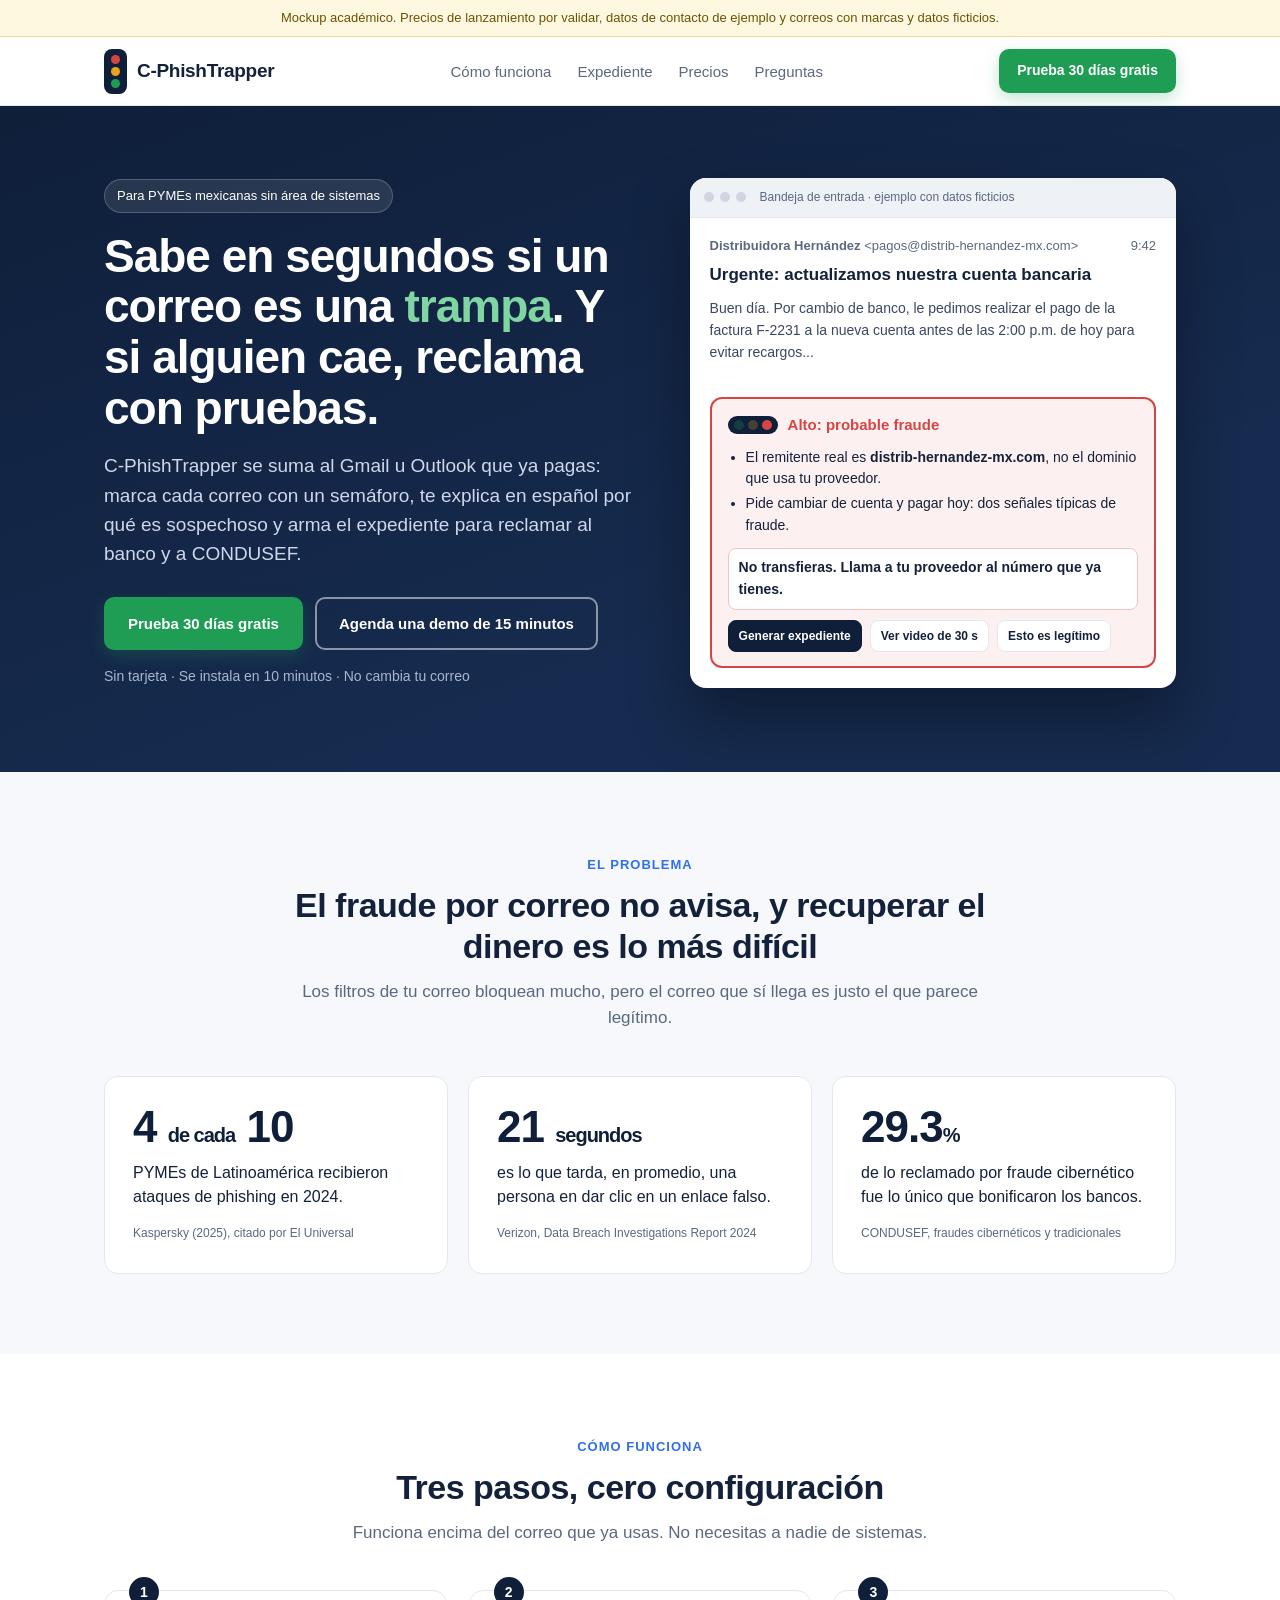
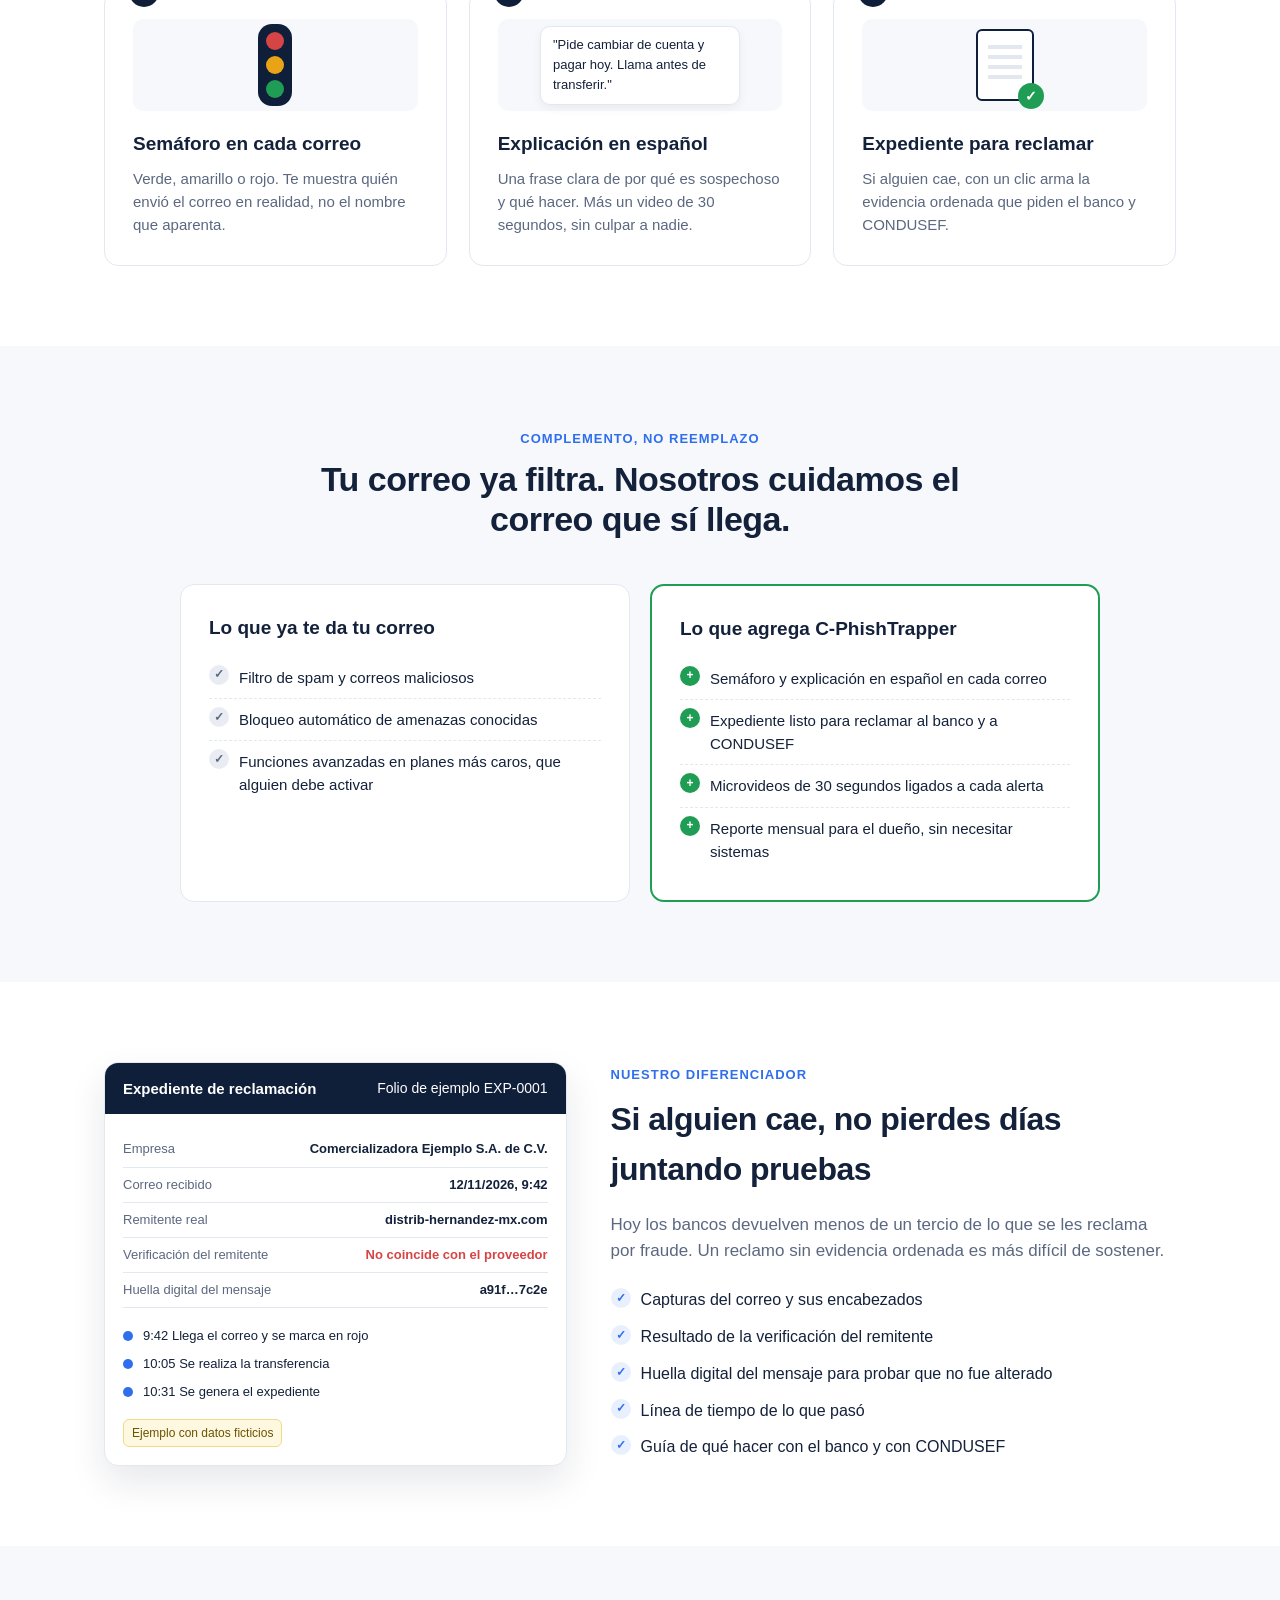
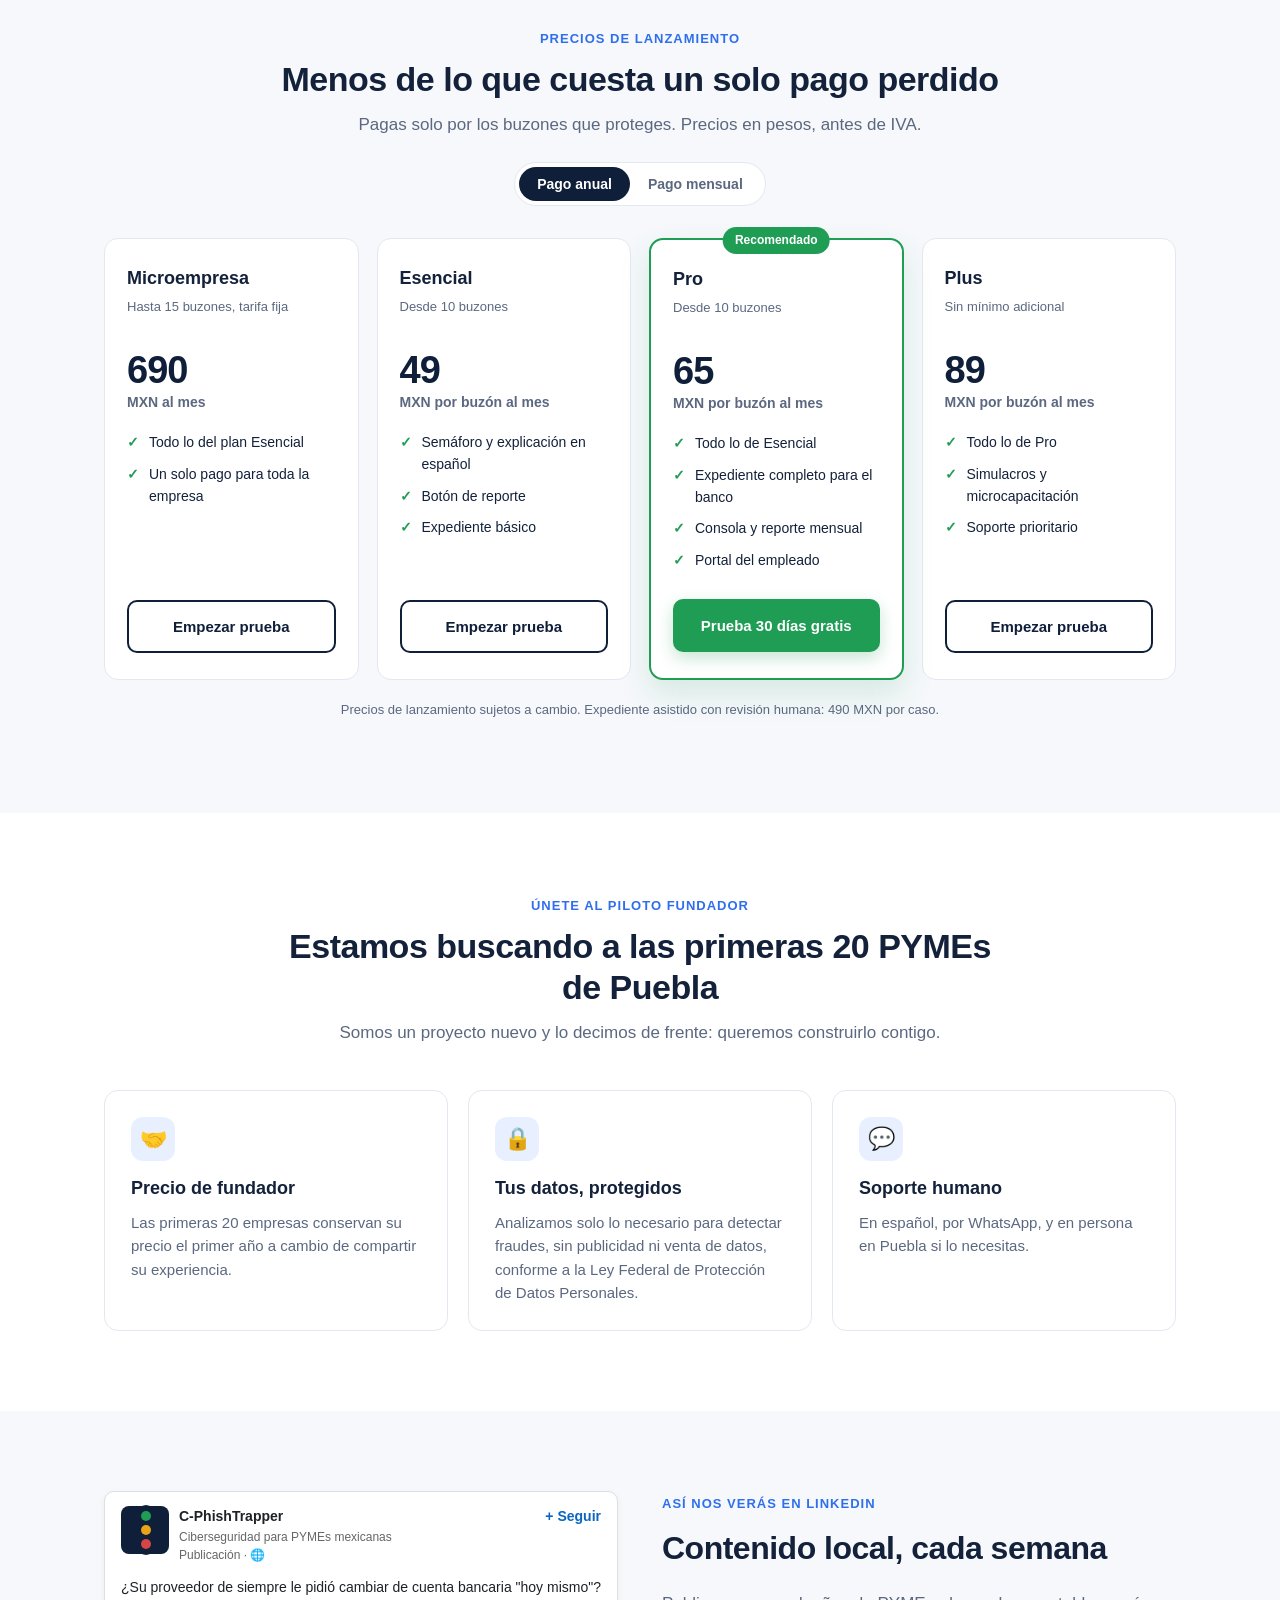
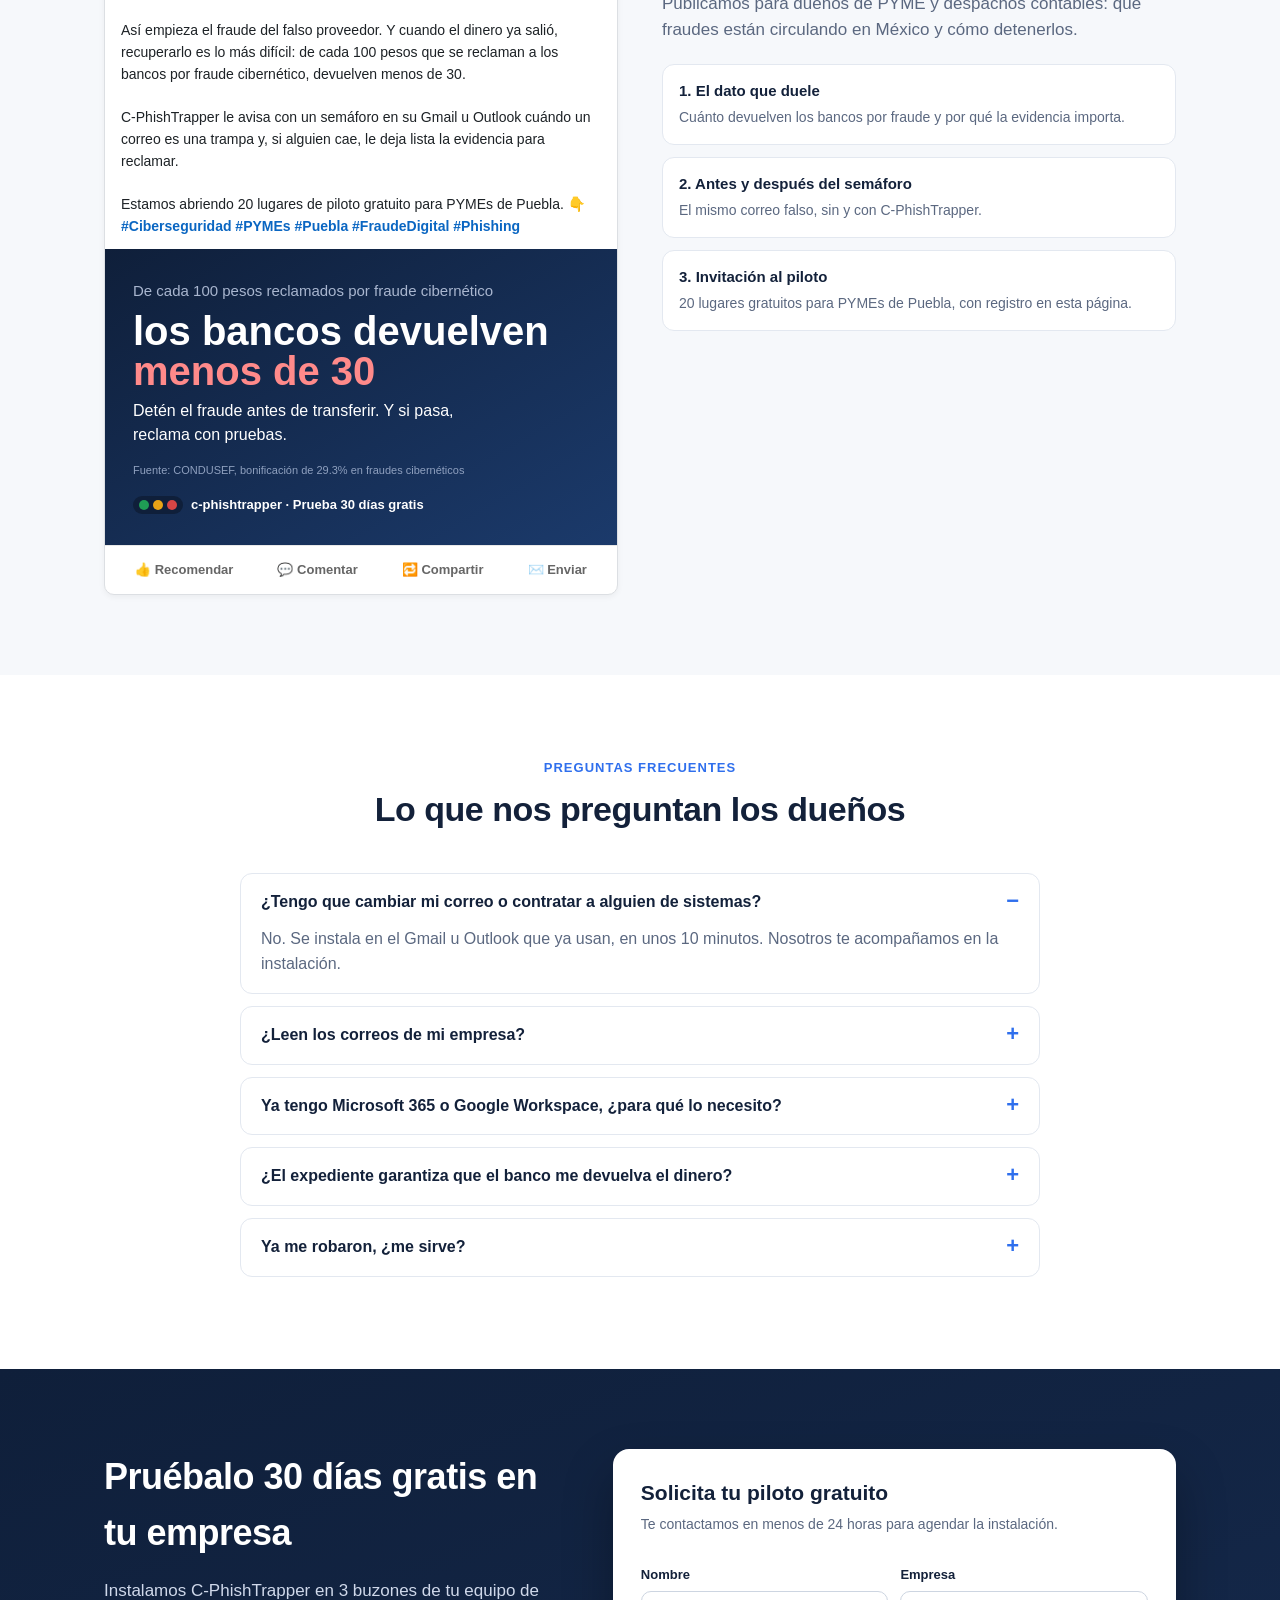
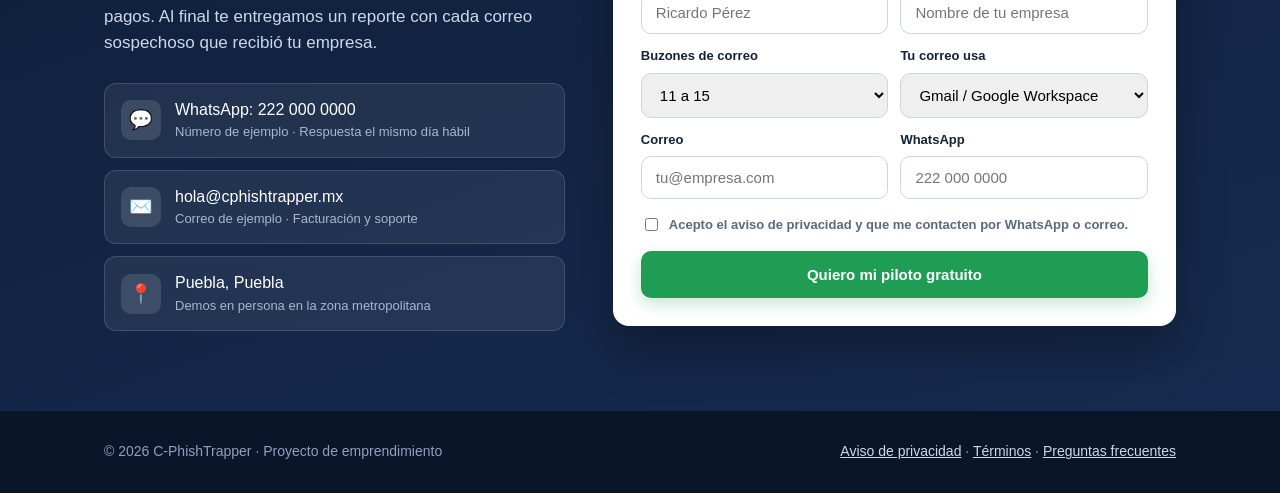
<file: version 1/index.html>
<!DOCTYPE html>
<html lang="es-MX">
<head>
  <meta charset="UTF-8">
  <meta name="viewport" content="width=device-width, initial-scale=1">
  <title>C-PhishTrapper | Sabe en segundos si un correo es una trampa</title>
  <link rel="stylesheet" href="css/styles.css">
  <script src="js/main.js" defer></script>
</head>
<body>

  <div class="mock-note">Mockup académico. Precios de lanzamiento por validar, datos de contacto de ejemplo y correos con marcas y datos ficticios.</div>

  <!-- ===================== HEADER ===================== -->
  <header>
    <div class="wrap nav">
      <a class="logo" href="#inicio" aria-label="C-PhishTrapper">
        <span class="logo-mark" aria-hidden="true">
          <span class="dot-red"></span>
          <span class="dot-amber"></span>
          <span class="dot-green"></span>
        </span>
        C-PhishTrapper
      </a>
      <ul>
        <li><a href="#como-funciona">Cómo funciona</a></li>
        <li><a href="#expediente">Expediente</a></li>
        <li><a href="#precios">Precios</a></li>
        <li><a href="#preguntas">Preguntas</a></li>
      </ul>
      <a class="btn btn-primary btn-sm" href="#contacto">Prueba 30 días gratis</a>
    </div>
  </header>

  <main>

    <!-- ===================== HERO ===================== -->
    <section class="hero" id="inicio">
      <div class="wrap hero-grid">
        <div>
          <span class="eyebrow">Para PYMEs mexicanas sin área de sistemas</span>
          <h1>Sabe en segundos si un correo es una <em>trampa</em>. Y si alguien cae, reclama con pruebas.</h1>
          <p class="lead">C-PhishTrapper se suma al Gmail u Outlook que ya pagas: marca cada correo con un semáforo, te explica en español por qué es sospechoso y arma el expediente para reclamar al banco y a CONDUSEF.</p>
          <div class="hero-ctas">
            <a class="btn btn-primary" href="#contacto">Prueba 30 días gratis</a>
            <a class="btn btn-ghost" href="#contacto">Agenda una demo de 15 minutos</a>
          </div>
          <div class="hero-small">Sin tarjeta · Se instala en 10 minutos · No cambia tu correo</div>
        </div>

        <div class="inbox" role="img" aria-label="Ejemplo de correo falso marcado en rojo por C-PhishTrapper">
          <div class="inbox-top">
            <i></i><i></i><i></i>
            <span>Bandeja de entrada · ejemplo con datos ficticios</span>
          </div>
          <div class="mail">
            <div class="mail-from">
              <span><b>Distribuidora Hernández</b> &lt;pagos@distrib-hernandez-mx.com&gt;</span>
              <span>9:42</span>
            </div>
            <h4>Urgente: actualizamos nuestra cuenta bancaria</h4>
            <p>Buen día. Por cambio de banco, le pedimos realizar el pago de la factura F-2231 a la nueva cuenta antes de las 2:00 p.m. de hoy para evitar recargos...</p>
          </div>
          <div class="alert">
            <div class="alert-head">
              <span class="light" aria-hidden="true"><b class="g"></b><b class="a"></b><b class="r"></b></span>
              Alto: probable fraude
            </div>
            <ul>
              <li>El remitente real es <b>distrib-hernandez-mx.com</b>, no el dominio que usa tu proveedor.</li>
              <li>Pide cambiar de cuenta y pagar hoy: dos señales típicas de fraude.</li>
            </ul>
            <div class="do">No transfieras. Llama a tu proveedor al número que ya tienes.</div>
            <div class="alert-actions">
              <span class="chip main">Generar expediente</span>
              <span class="chip">Ver video de 30 s</span>
              <span class="chip">Esto es legítimo</span>
            </div>
          </div>
        </div>
      </div>
    </section>

    <!-- ===================== PROBLEMA ===================== -->
    <section class="problem">
      <div class="wrap">
        <div class="section-head">
          <span class="tag">El problema</span>
          <h2>El fraude por correo no avisa, y recuperar el dinero es lo más difícil</h2>
          <p>Los filtros de tu correo bloquean mucho, pero el correo que sí llega es justo el que parece legítimo.</p>
        </div>
        <div class="stats">
          <div class="stat">
            <div class="num">4 <small>de cada</small> 10</div>
            <p>PYMEs de Latinoamérica recibieron ataques de phishing en 2024.</p>
            <cite>Kaspersky (2025), citado por El Universal</cite>
          </div>
          <div class="stat">
            <div class="num">21 <small>segundos</small></div>
            <p>es lo que tarda, en promedio, una persona en dar clic en un enlace falso.</p>
            <cite>Verizon, Data Breach Investigations Report 2024</cite>
          </div>
          <div class="stat">
            <div class="num">29.3<small>%</small></div>
            <p>de lo reclamado por fraude cibernético fue lo único que bonificaron los bancos.</p>
            <cite>CONDUSEF, fraudes cibernéticos y tradicionales</cite>
          </div>
        </div>
      </div>
    </section>

    <!-- ===================== CÓMO FUNCIONA ===================== -->
    <section id="como-funciona">
      <div class="wrap">
        <div class="section-head">
          <span class="tag">Cómo funciona</span>
          <h2>Tres pasos, cero configuración</h2>
          <p>Funciona encima del correo que ya usas. No necesitas a nadie de sistemas.</p>
        </div>
        <div class="steps">
          <div class="step">
            <div class="step-n">1</div>
            <div class="step-icon">
              <span class="big-light" aria-hidden="true">
                <span class="dot-red"></span>
                <span class="dot-amber"></span>
                <span class="dot-green"></span>
              </span>
            </div>
            <h3>Semáforo en cada correo</h3>
            <p>Verde, amarillo o rojo. Te muestra quién envió el correo en realidad, no el nombre que aparenta.</p>
          </div>
          <div class="step">
            <div class="step-n">2</div>
            <div class="step-icon">
              <div class="bubble">"Pide cambiar de cuenta y pagar hoy. Llama antes de transferir."</div>
            </div>
            <h3>Explicación en español</h3>
            <p>Una frase clara de por qué es sospechoso y qué hacer. Más un video de 30 segundos, sin culpar a nadie.</p>
          </div>
          <div class="step">
            <div class="step-n">3</div>
            <div class="step-icon">
              <div class="doc-ic" aria-hidden="true"></div>
            </div>
            <h3>Expediente para reclamar</h3>
            <p>Si alguien cae, con un clic arma la evidencia ordenada que piden el banco y CONDUSEF.</p>
          </div>
        </div>
      </div>
    </section>


    <!-- ===================== COMPARATIVA ===================== -->
    <section class="compare">
      <div class="wrap">
        <div class="section-head">
          <span class="tag">Complemento, no reemplazo</span>
          <h2>Tu correo ya filtra. Nosotros cuidamos el correo que sí llega.</h2>
        </div>
        <div class="cmp">
          <div class="cmp-col theirs">
            <h3>Lo que ya te da tu correo</h3>
            <ul>
              <li>Filtro de spam y correos maliciosos</li>
              <li>Bloqueo automático de amenazas conocidas</li>
              <li>Funciones avanzadas en planes más caros, que alguien debe activar</li>
            </ul>
          </div>
          <div class="cmp-col ours">
            <h3>Lo que agrega C-PhishTrapper</h3>
            <ul>
              <li>Semáforo y explicación en español en cada correo</li>
              <li>Expediente listo para reclamar al banco y a CONDUSEF</li>
              <li>Microvideos de 30 segundos ligados a cada alerta</li>
              <li>Reporte mensual para el dueño, sin necesitar sistemas</li>
            </ul>
          </div>
        </div>
      </div>
    </section>

    <!-- ===================== EXPEDIENTE ===================== -->
    <section id="expediente">
      <div class="wrap exp">
        <div class="exp-card" role="img" aria-label="Ejemplo de expediente de reclamación">
          <div class="exp-head">
            <b>Expediente de reclamación</b>
            <span>Folio de ejemplo EXP-0001</span>
          </div>
          <div class="exp-body">
            <div class="exp-row"><span>Empresa</span><span>Comercializadora Ejemplo S.A. de C.V.</span></div>
            <div class="exp-row"><span>Correo recibido</span><span>12/11/2026, 9:42</span></div>
            <div class="exp-row"><span>Remitente real</span><span>distrib-hernandez-mx.com</span></div>
            <div class="exp-row"><span>Verificación del remitente</span><span class="danger">No coincide con el proveedor</span></div>
            <div class="exp-row"><span>Huella digital del mensaje</span><span>a91f…7c2e</span></div>
            <div class="tl">
              <div><i></i>9:42 Llega el correo y se marca en rojo</div>
              <div><i></i>10:05 Se realiza la transferencia</div>
              <div><i></i>10:31 Se genera el expediente</div>
            </div>
            <span class="stamp">Ejemplo con datos ficticios</span>
          </div>
        </div>
        <div>
          <span class="tag">Nuestro diferenciador</span>
          <h2>Si alguien cae, no pierdes días juntando pruebas</h2>
          <p>Hoy los bancos devuelven menos de un tercio de lo que se les reclama por fraude. Un reclamo sin evidencia ordenada es más difícil de sostener.</p>
          <ul class="checks">
            <li>Capturas del correo y sus encabezados</li>
            <li>Resultado de la verificación del remitente</li>
            <li>Huella digital del mensaje para probar que no fue alterado</li>
            <li>Línea de tiempo de lo que pasó</li>
            <li>Guía de qué hacer con el banco y con CONDUSEF</li>
          </ul>
        </div>
      </div>
    </section>

    <!-- ===================== PRECIOS ===================== -->
    <section class="pricing" id="precios">
      <div class="wrap">
        <div class="section-head">
          <span class="tag">Precios de lanzamiento</span>
          <h2>Menos de lo que cuesta un solo pago perdido</h2>
          <p>Pagas solo por los buzones que proteges. Precios en pesos, antes de IVA.</p>
        </div>

        <div class="toggle" role="group" aria-label="Periodo de pago">
          <button type="button" class="on" data-period="anual" aria-pressed="true">Pago anual</button>
          <button type="button" data-period="mensual" aria-pressed="false">Pago mensual</button>
        </div>

        <div class="plans">
          <div class="plan">
            <h3>Microempresa</h3>
            <div class="for">Hasta 15 buzones, tarifa fija</div>
            <div class="price"><span data-anual="690" data-mensual="790">690</span> <small>MXN al mes</small></div>
            <ul>
              <li>Todo lo del plan Esencial</li>
              <li>Un solo pago para toda la empresa</li>
            </ul>
            <a class="btn btn-secondary" href="#contacto">Empezar prueba</a>
          </div>

          <div class="plan">
            <h3>Esencial</h3>
            <div class="for">Desde 10 buzones</div>
            <div class="price"><span data-anual="49" data-mensual="59">49</span> <small>MXN por buzón al mes</small></div>
            <ul>
              <li>Semáforo y explicación en español</li>
              <li>Botón de reporte</li>
              <li>Expediente básico</li>
            </ul>
            <a class="btn btn-secondary" href="#contacto">Empezar prueba</a>
          </div>

          <div class="plan best">
            <h3>Pro</h3>
            <div class="for">Desde 10 buzones</div>
            <div class="price"><span data-anual="65" data-mensual="79">65</span> <small>MXN por buzón al mes</small></div>
            <ul>
              <li>Todo lo de Esencial</li>
              <li>Expediente completo para el banco</li>
              <li>Consola y reporte mensual</li>
              <li>Portal del empleado</li>
            </ul>
            <a class="btn btn-primary" href="#contacto">Prueba 30 días gratis</a>
          </div>

          <div class="plan">
            <h3>Plus</h3>
            <div class="for">Sin mínimo adicional</div>
            <div class="price"><span data-anual="89" data-mensual="105">89</span> <small>MXN por buzón al mes</small></div>
            <ul>
              <li>Todo lo de Pro</li>
              <li>Simulacros y microcapacitación</li>
              <li>Soporte prioritario</li>
            </ul>
            <a class="btn btn-secondary" href="#contacto">Empezar prueba</a>
          </div>
        </div>

        <p class="fine">Precios de lanzamiento sujetos a cambio. Expediente asistido con revisión humana: 490 MXN por caso.</p>
      </div>
    </section>

    <!-- ===================== CONFIANZA ===================== -->
    <section>
      <div class="wrap">
        <div class="section-head">
          <span class="tag">Únete al piloto fundador</span>
          <h2>Estamos buscando a las primeras 20 PYMEs de Puebla</h2>
          <p>Somos un proyecto nuevo y lo decimos de frente: queremos construirlo contigo.</p>
        </div>
        <div class="trust-grid">
          <div class="trust">
            <div class="ic">🤝</div>
            <h3>Precio de fundador</h3>
            <p>Las primeras 20 empresas conservan su precio el primer año a cambio de compartir su experiencia.</p>
          </div>
          <div class="trust">
            <div class="ic">🔒</div>
            <h3>Tus datos, protegidos</h3>
            <p>Analizamos solo lo necesario para detectar fraudes, sin publicidad ni venta de datos, conforme a la Ley Federal de Protección de Datos Personales.</p>
          </div>
          <div class="trust">
            <div class="ic">💬</div>
            <h3>Soporte humano</h3>
            <p>En español, por WhatsApp, y en persona en Puebla si lo necesitas.</p>
          </div>
        </div>
      </div>
    </section>

    <!-- ===================== LINKEDIN ===================== -->
    <section class="social">
      <div class="wrap li-wrap">
        <div class="li-post" aria-label="Vista previa de publicación en LinkedIn">
          <div class="li-top">
            <div class="li-av">
              <span class="light light-full" aria-hidden="true"><b class="g"></b><b class="a"></b><b class="r"></b></span>
            </div>
            <div>
              <div class="li-name">C-PhishTrapper</div>
              <div class="li-meta">Ciberseguridad para PYMEs mexicanas</div>
              <div class="li-meta">Publicación · 🌐</div>
            </div>
            <div class="li-follow">+ Seguir</div>
          </div>
          <div class="li-text">¿Su proveedor de siempre le pidió cambiar de cuenta bancaria "hoy mismo"?

Así empieza el fraude del falso proveedor. Y cuando el dinero ya salió, recuperarlo es lo más difícil: de cada 100 pesos que se reclaman a los bancos por fraude cibernético, devuelven menos de 30.

C-PhishTrapper le avisa con un semáforo en su Gmail u Outlook cuándo un correo es una trampa y, si alguien cae, le deja lista la evidencia para reclamar.

Estamos abriendo 20 lugares de piloto gratuito para PYMEs de Puebla. 👇
<span class="hash">#Ciberseguridad #PYMEs #Puebla #FraudeDigital #Phishing</span></div>
          <div class="li-img">
            <div class="k">De cada 100 pesos reclamados por fraude cibernético</div>
            <div class="big">los bancos devuelven <span>menos de 30</span></div>
            <div class="s">Detén el fraude antes de transferir. Y si pasa, reclama con pruebas.</div>
            <div class="src">Fuente: CONDUSEF, bonificación de 29.3% en fraudes cibernéticos</div>
            <div class="brand">
              <span class="light light-full" aria-hidden="true"><b class="g"></b><b class="a"></b><b class="r"></b></span>
              c-phishtrapper · Prueba 30 días gratis
            </div>
          </div>
          <div class="li-bar">
            <span>👍 Recomendar</span>
            <span>💬 Comentar</span>
            <span>🔁 Compartir</span>
            <span>✉️ Enviar</span>
          </div>
        </div>

        <div class="social-side">
          <span class="tag">Así nos verás en LinkedIn</span>
          <h2>Contenido local, cada semana</h2>
          <p>Publicamos para dueños de PYME y despachos contables: qué fraudes están circulando en México y cómo detenerlos.</p>
          <div class="posts">
            <div class="post-idea"><b>1. El dato que duele</b><span>Cuánto devuelven los bancos por fraude y por qué la evidencia importa.</span></div>
            <div class="post-idea"><b>2. Antes y después del semáforo</b><span>El mismo correo falso, sin y con C-PhishTrapper.</span></div>
            <div class="post-idea"><b>3. Invitación al piloto</b><span>20 lugares gratuitos para PYMEs de Puebla, con registro en esta página.</span></div>
          </div>
        </div>
      </div>
    </section>

    <!-- ===================== PREGUNTAS ===================== -->
    <section id="preguntas">
      <div class="wrap">
        <div class="section-head">
          <span class="tag">Preguntas frecuentes</span>
          <h2>Lo que nos preguntan los dueños</h2>
        </div>
        <div class="faq">
          <details open>
            <summary>¿Tengo que cambiar mi correo o contratar a alguien de sistemas?</summary>
            <p>No. Se instala en el Gmail u Outlook que ya usan, en unos 10 minutos. Nosotros te acompañamos en la instalación.</p>
          </details>
          <details>
            <summary>¿Leen los correos de mi empresa?</summary>
            <p>El análisis revisa las señales necesarias para detectar fraude (remitente, enlaces, lenguaje de urgencia). No usamos tus datos para publicidad ni los vendemos. Puedes consultar nuestro aviso de privacidad.</p>
          </details>
          <details>
            <summary>Ya tengo Microsoft 365 o Google Workspace, ¿para qué lo necesito?</summary>
            <p>Tu correo filtra mucho, pero no te explica el correo que sí llega ni te ayuda a reclamar si alguien cae. Nos sumamos a lo que ya pagas, no lo reemplazamos.</p>
          </details>
          <details>
            <summary>¿El expediente garantiza que el banco me devuelva el dinero?</summary>
            <p>No. Ningún documento lo garantiza. El expediente reúne y ordena la evidencia que piden el banco y CONDUSEF para que tu reclamo sea más claro y rápido de revisar.</p>
          </details>
          <details>
            <summary>Ya me robaron, ¿me sirve?</summary>
            <p>Sí. Escríbenos por WhatsApp: te orientamos sobre los primeros pasos con el banco y, con el expediente asistido, revisamos tu caso antes de presentarlo.</p>
          </details>
        </div>
      </div>
    </section>

    <!-- ===================== CONTACTO ===================== -->
    <section class="contact" id="contacto">
      <div class="wrap contact-grid">
        <div>
          <h2>Pruébalo 30 días gratis en tu empresa</h2>
          <p>Instalamos C-PhishTrapper en 3 buzones de tu equipo de pagos. Al final te entregamos un reporte con cada correo sospechoso que recibió tu empresa.</p>
          <div class="channels">
            <a class="channel" href="#contacto">
              <span class="ic">💬</span>
              <span>WhatsApp: 222 000 0000<small>Número de ejemplo · Respuesta el mismo día hábil</small></span>
            </a>
            <a class="channel" href="#contacto">
              <span class="ic">✉️</span>
              <span>hola@cphishtrapper.mx<small>Correo de ejemplo · Facturación y soporte</small></span>
            </a>
            <a class="channel" href="#contacto">
              <span class="ic">📍</span>
              <span>Puebla, Puebla<small>Demos en persona en la zona metropolitana</small></span>
            </a>
          </div>
        </div>

        <form id="lead-form" novalidate>
          <h3>Solicita tu piloto gratuito</h3>
          <p class="sub">Te contactamos en menos de 24 horas para agendar la instalación.</p>

          <div class="row">
            <div>
              <label for="nombre">Nombre</label>
              <input id="nombre" name="nombre" placeholder="Ricardo Pérez" required>
            </div>
            <div>
              <label for="empresa">Empresa</label>
              <input id="empresa" name="empresa" placeholder="Nombre de tu empresa" required>
            </div>
          </div>

          <div class="row">
            <div>
              <label for="buzones">Buzones de correo</label>
              <select id="buzones" name="buzones">
                <option>Menos de 11</option>
                <option selected>11 a 15</option>
                <option>16 a 50</option>
                <option>Más de 50</option>
              </select>
            </div>
            <div>
              <label for="proveedor">Tu correo usa</label>
              <select id="proveedor" name="proveedor">
                <option>Gmail / Google Workspace</option>
                <option>Outlook / Microsoft 365</option>
                <option>Otro</option>
              </select>
            </div>
          </div>

          <div class="row">
            <div>
              <label for="correo">Correo</label>
              <input id="correo" name="correo" type="email" placeholder="tu@empresa.com" required>
            </div>
            <div>
              <label for="whatsapp">WhatsApp</label>
              <input id="whatsapp" name="whatsapp" type="tel" placeholder="222 000 0000">
            </div>
          </div>

          <label class="consent">
            <input type="checkbox" name="consentimiento" required>
            Acepto el aviso de privacidad y que me contacten por WhatsApp o correo.
          </label>

          <button class="btn btn-primary" type="submit">Quiero mi piloto gratuito</button>
          <div class="ok" id="ok" hidden>¡Gracias! Es un mockup: en la versión real, aquí se registraría tu solicitud.</div>
        </form>
      </div>
    </section>

  </main>

  <!-- ===================== FOOTER ===================== -->
  <footer>
    <div class="wrap foot">
      <span>© 2026 C-PhishTrapper · Proyecto de emprendimiento</span>
      <span>
        <a href="#contacto">Aviso de privacidad</a> ·
        <a href="#contacto">Términos</a> ·
        <a href="#preguntas">Preguntas frecuentes</a>
      </span>
    </div>
  </footer>

</body>
</html>
</file>
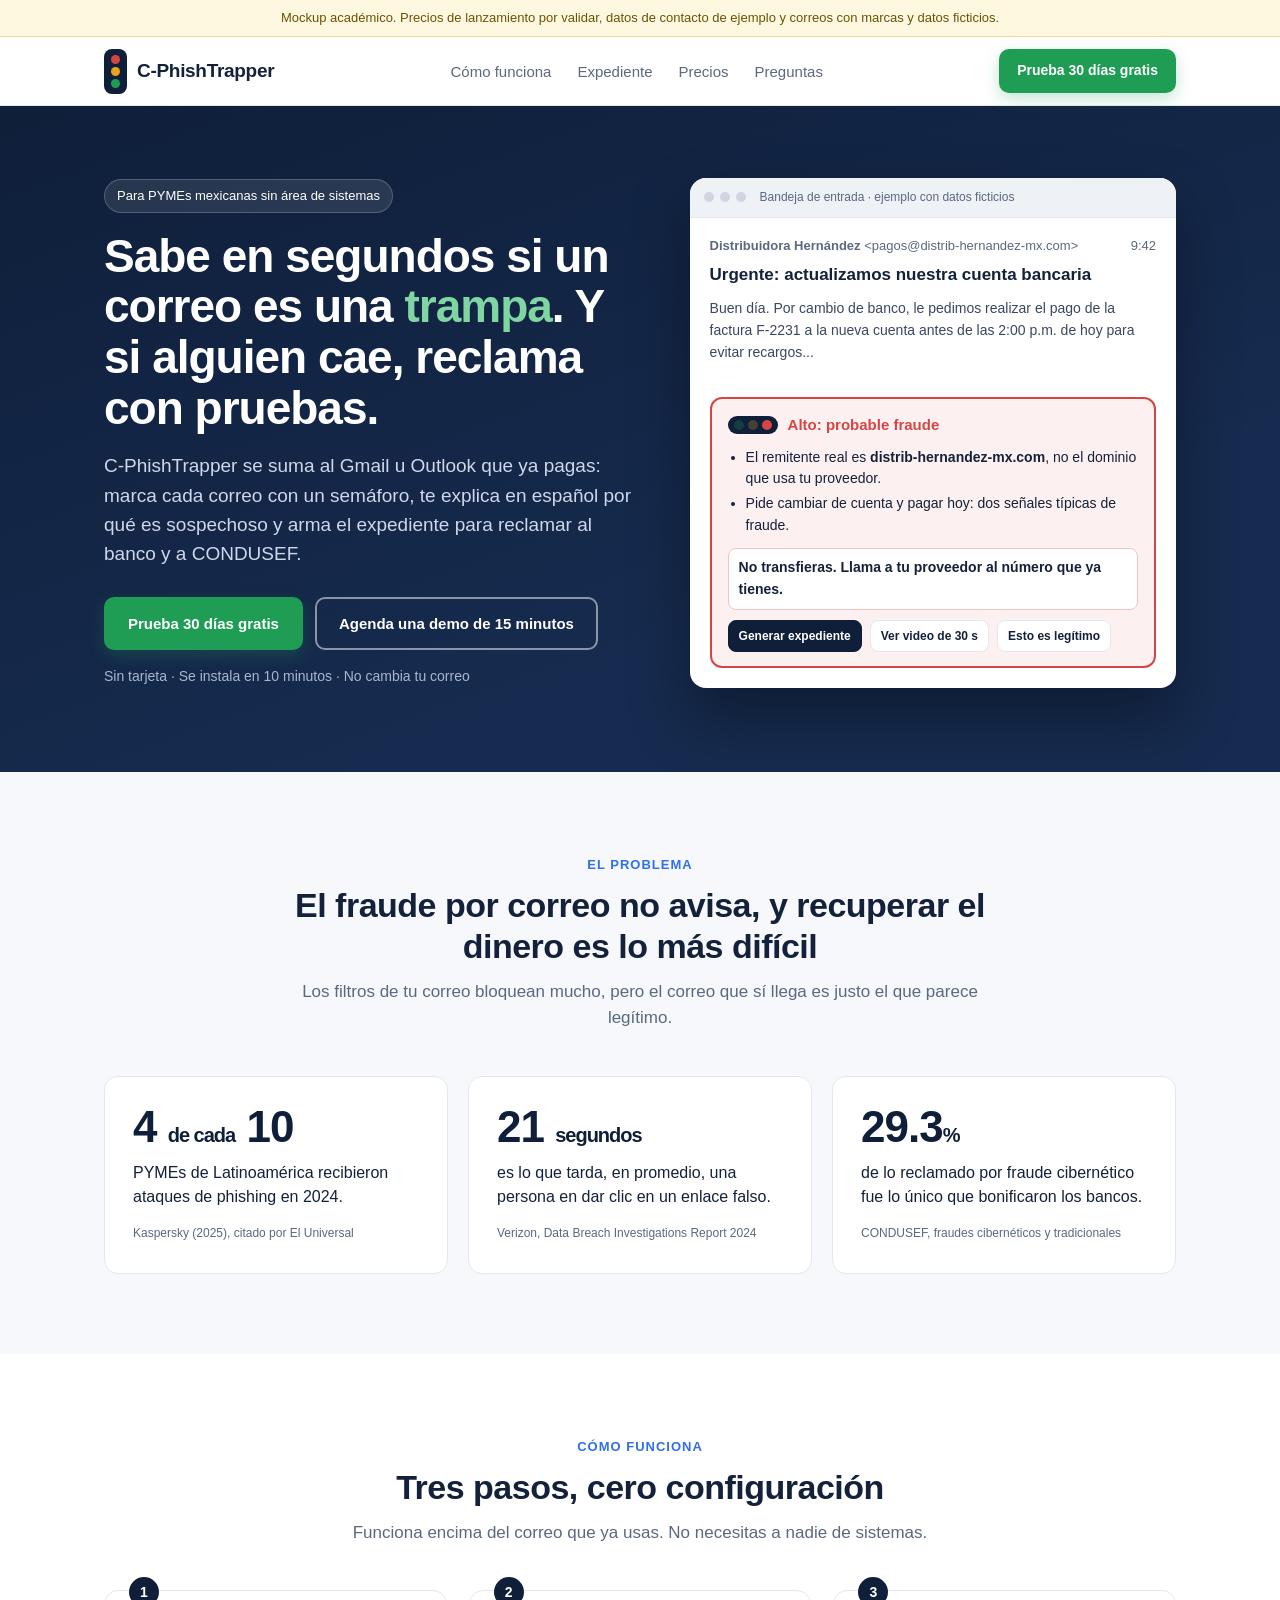
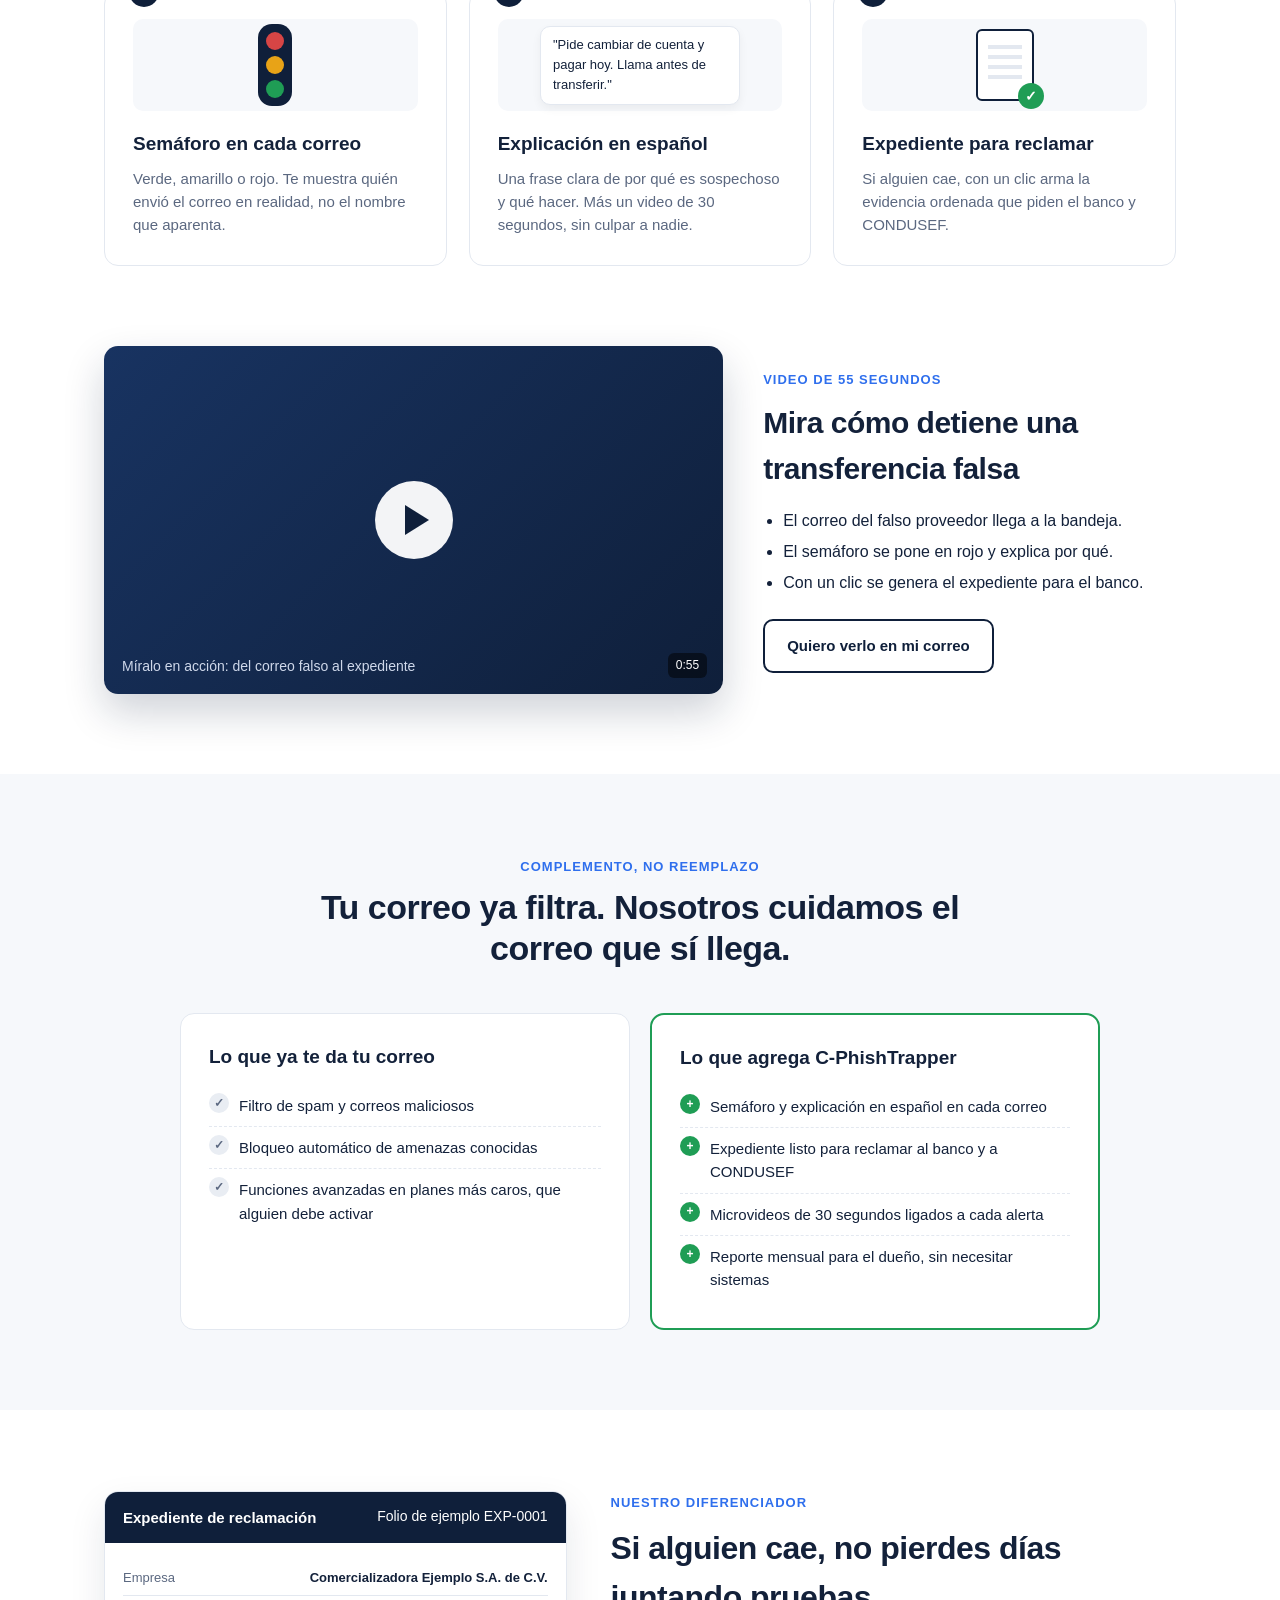
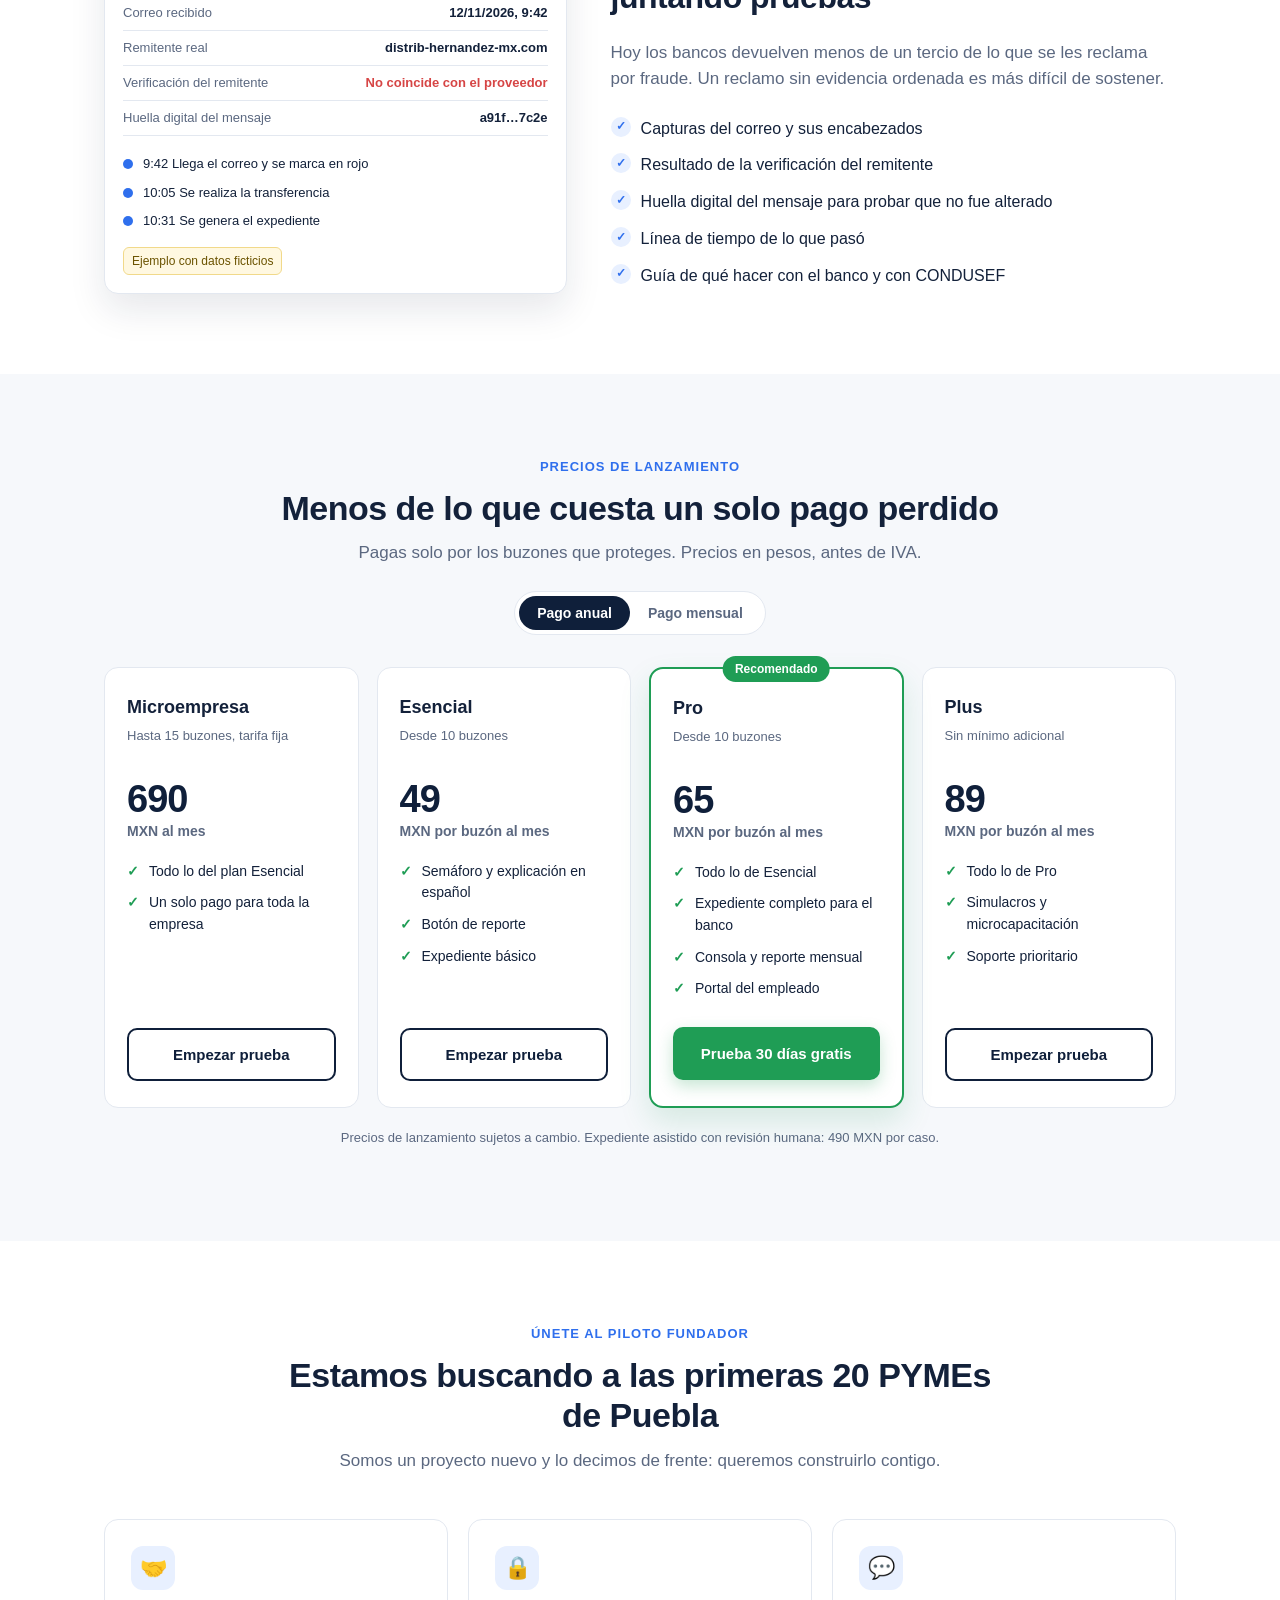
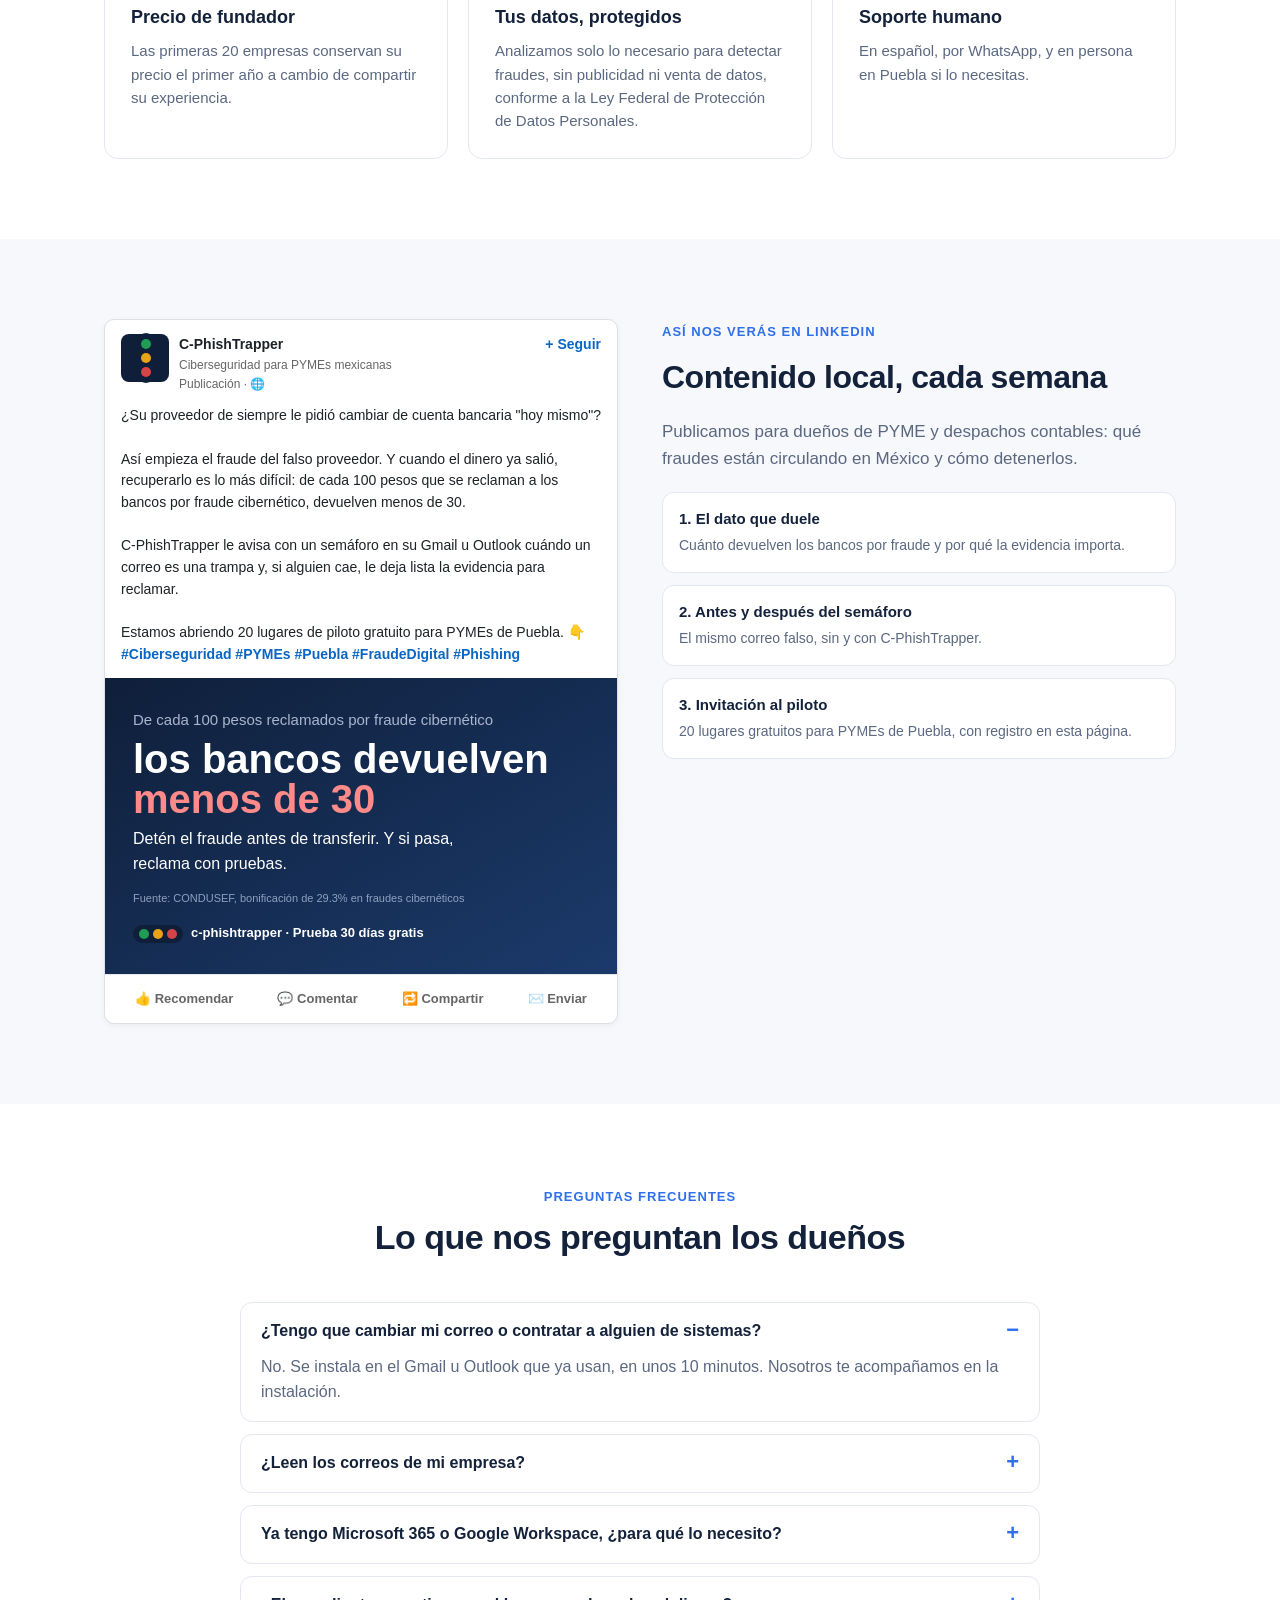
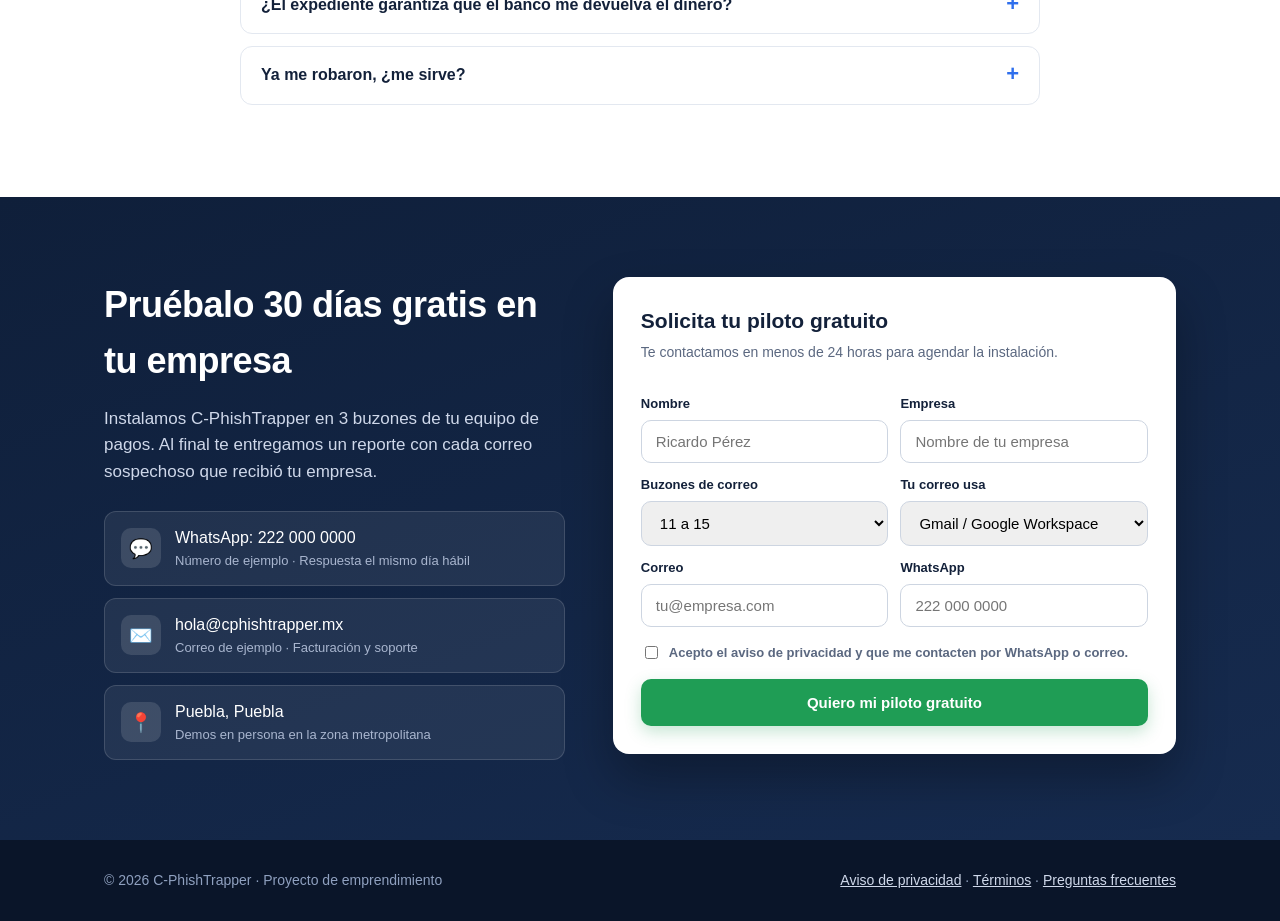
<file: version 1/c-phishtrapper-landing.html>
<!DOCTYPE html>
<html lang="es-MX">
<head>
<meta charset="UTF-8">
<meta name="viewport" content="width=device-width, initial-scale=1">
<title>C-PhishTrapper | Sabe en segundos si un correo es una trampa</title>
<style>
  :root{
    --navy:#0f1f3a; --navy-2:#162b4f; --ink:#13213a; --muted:#5b6880; --line:#e3e8f0;
    --bg:#f6f8fb; --white:#fff; --green:#1f9d55; --amber:#e8a317; --red:#d64545;
    --accent:#2f6fed; --accent-soft:#e8f0ff; --radius:14px;
  }
  *{box-sizing:border-box}
  html{scroll-behavior:smooth}
  body{margin:0;font-family:-apple-system,BlinkMacSystemFont,"Segoe UI",Roboto,"Helvetica Neue",Arial,sans-serif;color:var(--ink);background:var(--white);line-height:1.55}
  a{color:inherit}
  .wrap{max-width:1120px;margin:0 auto;padding:0 24px}
  .mock-note{background:#fff8e1;border-bottom:1px solid #f1d98a;color:#6b5300;font-size:13px;text-align:center;padding:8px 16px}

  /* Header */
  header{position:sticky;top:0;z-index:20;background:rgba(255,255,255,.95);backdrop-filter:blur(6px);border-bottom:1px solid var(--line)}
  .nav{display:flex;align-items:center;justify-content:space-between;height:68px}
  .logo{display:flex;align-items:center;gap:10px;font-weight:800;font-size:19px;letter-spacing:-.3px;text-decoration:none}
  .logo-mark{display:flex;flex-direction:column;gap:3px;background:var(--navy);padding:6px 7px;border-radius:8px}
  .logo-mark span{width:9px;height:9px;border-radius:50%}
  .nav ul{display:flex;gap:26px;list-style:none;margin:0;padding:0;font-size:15px;color:var(--muted)}
  .nav ul a{text-decoration:none}
  .nav ul a:hover{color:var(--ink)}
  .btn{display:inline-flex;align-items:center;justify-content:center;gap:8px;border-radius:10px;padding:13px 22px;font-weight:700;font-size:15px;text-decoration:none;border:2px solid transparent;cursor:pointer;transition:transform .15s, box-shadow .15s}
  .btn:hover{transform:translateY(-1px)}
  .btn-primary{background:var(--green);color:#fff;box-shadow:0 6px 16px rgba(31,157,85,.25)}
  .btn-secondary{background:#fff;color:var(--navy);border-color:var(--navy)}
  .btn-ghost{background:transparent;color:#fff;border-color:rgba(255,255,255,.5)}
  .btn-sm{padding:9px 16px;font-size:14px}

  /* Hero */
  .hero{background:linear-gradient(160deg,var(--navy) 0%,var(--navy-2) 70%);color:#fff;padding:72px 0 84px;overflow:hidden}
  .hero-grid{display:grid;grid-template-columns:1.05fr .95fr;gap:48px;align-items:center}
  .eyebrow{display:inline-block;background:rgba(255,255,255,.1);border:1px solid rgba(255,255,255,.2);padding:6px 12px;border-radius:999px;font-size:13px;margin-bottom:18px}
  .hero h1{font-size:46px;line-height:1.1;margin:0 0 18px;letter-spacing:-1px}
  .hero h1 em{font-style:normal;color:#7fd6a3}
  .hero p.lead{font-size:19px;color:#cfd8ea;margin:0 0 28px;max-width:540px}
  .hero-ctas{display:flex;gap:12px;flex-wrap:wrap}
  .hero-small{margin-top:16px;font-size:14px;color:#a9b6cf}

  /* Inbox mockup */
  .inbox{background:#fff;color:var(--ink);border-radius:16px;box-shadow:0 30px 60px rgba(0,0,0,.35);overflow:hidden}
  .inbox-top{display:flex;align-items:center;gap:6px;padding:10px 14px;background:#eef2f7;border-bottom:1px solid var(--line)}
  .inbox-top i{width:10px;height:10px;border-radius:50%;background:#cfd6e1}
  .inbox-top span{margin-left:8px;font-size:12px;color:var(--muted)}
  .mail{padding:18px 20px}
  .mail-from{display:flex;justify-content:space-between;font-size:13px;color:var(--muted)}
  .mail h4{margin:6px 0 10px;font-size:17px}
  .mail p{margin:0;font-size:14px;color:#3a4760}
  .alert{margin:16px 20px 20px;border-radius:12px;border:2px solid var(--red);background:#fdf0f0;padding:14px 16px}
  .alert-head{display:flex;align-items:center;gap:10px;font-weight:800;color:var(--red);font-size:15px}
  .light{display:flex;gap:4px;background:var(--navy);padding:4px 6px;border-radius:999px}
  .light b{width:10px;height:10px;border-radius:50%;opacity:.25}
  .light .g{background:var(--green)} .light .a{background:var(--amber)} .light .r{background:var(--red);opacity:1}
  .alert ul{margin:10px 0 12px;padding-left:18px;font-size:14px}
  .alert ul li{margin:3px 0}
  .alert .do{font-size:14px;font-weight:700;background:#fff;border-radius:8px;padding:8px 10px;border:1px solid #f2c4c4}
  .alert-actions{display:flex;gap:8px;margin-top:10px;flex-wrap:wrap}
  .chip{font-size:12px;font-weight:700;padding:6px 10px;border-radius:8px;border:1px solid var(--line);background:#fff}
  .chip.main{background:var(--navy);color:#fff;border-color:var(--navy)}

  /* Sections */
  section{padding:80px 0}
  .section-head{max-width:720px;margin:0 auto 44px;text-align:center}
  .section-head h2{font-size:34px;line-height:1.2;margin:0 0 12px;letter-spacing:-.5px}
  .section-head p{color:var(--muted);font-size:17px;margin:0}
  .tag{display:inline-block;color:var(--accent);font-weight:800;font-size:13px;text-transform:uppercase;letter-spacing:1px;margin-bottom:10px}

  /* Problem stats */
  .problem{background:var(--bg)}
  .stats{display:grid;grid-template-columns:repeat(3,1fr);gap:20px}
  .stat{background:#fff;border:1px solid var(--line);border-radius:var(--radius);padding:28px}
  .stat .num{font-size:44px;font-weight:800;letter-spacing:-1px;color:var(--navy);line-height:1}
  .stat .num small{font-size:20px}
  .stat p{margin:12px 0 10px;font-size:16px}
  .stat cite{font-size:12px;color:var(--muted);font-style:normal}

  /* Steps */
  .steps{display:grid;grid-template-columns:repeat(3,1fr);gap:22px}
  .step{position:relative;border:1px solid var(--line);border-radius:var(--radius);padding:28px;background:#fff}
  .step-n{position:absolute;top:-14px;left:24px;background:var(--navy);color:#fff;width:30px;height:30px;border-radius:50%;display:grid;place-items:center;font-weight:800;font-size:14px}
  .step-icon{height:92px;display:flex;align-items:center;justify-content:center;background:var(--bg);border-radius:10px;margin-bottom:18px}
  .step h3{margin:0 0 8px;font-size:19px}
  .step p{margin:0;color:var(--muted);font-size:15px}
  .big-light{display:flex;flex-direction:column;gap:6px;background:var(--navy);padding:8px;border-radius:14px}
  .big-light span{width:18px;height:18px;border-radius:50%}
  .bubble{background:#fff;border:1px solid var(--line);border-radius:10px;padding:8px 12px;font-size:13px;max-width:200px;box-shadow:0 4px 10px rgba(0,0,0,.05)}
  .doc-ic{width:58px;height:72px;background:#fff;border:2px solid var(--navy);border-radius:6px;position:relative}
  .doc-ic:before{content:"";position:absolute;left:10px;right:10px;top:14px;height:4px;background:var(--line);box-shadow:0 10px 0 var(--line),0 20px 0 var(--line),0 30px 0 var(--line)}
  .doc-ic:after{content:"✓";position:absolute;right:-12px;bottom:-10px;background:var(--green);color:#fff;width:26px;height:26px;border-radius:50%;display:grid;place-items:center;font-weight:800;font-size:14px}

  /* Video */
  .video{display:grid;grid-template-columns:1.2fr .8fr;gap:40px;align-items:center}
  .player{position:relative;aspect-ratio:16/9;border-radius:var(--radius);overflow:hidden;background:linear-gradient(135deg,#183361,#0f1f3a);display:grid;place-items:center;color:#fff;box-shadow:0 18px 40px rgba(15,31,58,.2)}
  .play{width:78px;height:78px;border-radius:50%;background:rgba(255,255,255,.95);display:grid;place-items:center;cursor:pointer}
  .play:after{content:"";border-left:24px solid var(--navy);border-top:15px solid transparent;border-bottom:15px solid transparent;margin-left:6px}
  .player .cap{position:absolute;left:18px;bottom:16px;font-size:14px;color:#cfd8ea}
  .player .dur{position:absolute;right:16px;bottom:16px;background:rgba(0,0,0,.5);font-size:12px;padding:3px 8px;border-radius:6px}
  .video ul{padding-left:20px;margin:16px 0 24px}
  .video li{margin:6px 0}

  /* Compare */
  .compare{background:var(--bg)}
  .cmp{display:grid;grid-template-columns:1fr 1fr;gap:20px;max-width:920px;margin:0 auto}
  .cmp-col{background:#fff;border:1px solid var(--line);border-radius:var(--radius);padding:28px}
  .cmp-col.ours{border:2px solid var(--green)}
  .cmp-col h3{margin:0 0 14px;font-size:19px}
  .cmp-col ul{list-style:none;margin:0;padding:0}
  .cmp-col li{padding:9px 0 9px 30px;position:relative;border-bottom:1px dashed var(--line);font-size:15px}
  .cmp-col li:last-child{border-bottom:0}
  .cmp-col li:before{position:absolute;left:0;top:8px;width:20px;height:20px;border-radius:50%;display:grid;place-items:center;font-size:12px;font-weight:800}
  .cmp-col.theirs li:before{content:"✓";background:#e9edf3;color:var(--muted)}
  .cmp-col.ours li:before{content:"+";background:var(--green);color:#fff}

  /* Expediente */
  .exp{display:grid;grid-template-columns:.9fr 1.1fr;gap:44px;align-items:center}
  .exp-card{border:1px solid var(--line);border-radius:var(--radius);box-shadow:0 16px 36px rgba(15,31,58,.1);background:#fff;overflow:hidden}
  .exp-head{background:var(--navy);color:#fff;padding:14px 18px;display:flex;justify-content:space-between;align-items:center;font-size:14px}
  .exp-head b{font-size:15px}
  .exp-body{padding:18px}
  .exp-row{display:flex;justify-content:space-between;gap:12px;font-size:13px;padding:7px 0;border-bottom:1px solid var(--line)}
  .exp-row span:first-child{color:var(--muted)}
  .exp-row span:last-child{font-weight:600;text-align:right}
  .tl{margin-top:14px;font-size:13px}
  .tl div{display:flex;gap:10px;padding:4px 0}
  .tl i{width:10px;height:10px;border-radius:50%;background:var(--accent);margin-top:5px;flex:none}
  .stamp{display:inline-block;margin-top:12px;font-size:12px;color:#6b5300;background:#fff8e1;border:1px solid #f1d98a;border-radius:6px;padding:4px 8px}
  .exp h2{font-size:32px;margin:0 0 14px;letter-spacing:-.5px}
  .exp p{color:var(--muted);font-size:17px}
  .checks{list-style:none;padding:0;margin:18px 0 0}
  .checks li{padding:6px 0 6px 30px;position:relative}
  .checks li:before{content:"✓";position:absolute;left:0;top:6px;width:20px;height:20px;border-radius:50%;background:var(--accent-soft);color:var(--accent);display:grid;place-items:center;font-size:12px;font-weight:800}

  /* Pricing */
  .pricing{background:var(--bg)}
  .toggle{display:flex;justify-content:center;gap:0;margin:-20px auto 32px;background:#fff;border:1px solid var(--line);border-radius:999px;width:max-content;padding:4px}
  .toggle button{border:0;background:transparent;padding:9px 18px;border-radius:999px;font-weight:700;font-size:14px;cursor:pointer;color:var(--muted)}
  .toggle button.on{background:var(--navy);color:#fff}
  .plans{display:grid;grid-template-columns:repeat(4,1fr);gap:18px}
  .plan{background:#fff;border:1px solid var(--line);border-radius:var(--radius);padding:26px 22px;display:flex;flex-direction:column}
  .plan.best{border:2px solid var(--green);position:relative;box-shadow:0 14px 30px rgba(31,157,85,.15)}
  .plan.best:before{content:"Recomendado";position:absolute;top:-13px;left:50%;transform:translateX(-50%);background:var(--green);color:#fff;font-size:12px;font-weight:800;padding:4px 12px;border-radius:999px}
  .plan h3{margin:0;font-size:18px}
  .plan .for{color:var(--muted);font-size:13px;margin:4px 0 16px;min-height:38px}
  .price{font-size:38px;font-weight:800;letter-spacing:-1px;color:var(--navy);line-height:1}
  .price small{display:block;margin-top:6px;font-size:14px;font-weight:600;color:var(--muted);letter-spacing:0}
  .plan ul{list-style:none;padding:0;margin:18px 0 22px;font-size:14px;flex:1}
  .plan li{padding:5px 0 5px 22px;position:relative}
  .plan li:before{content:"✓";position:absolute;left:0;color:var(--green);font-weight:800}
  .fine{text-align:center;color:var(--muted);font-size:13px;margin-top:20px}

  /* Trust */
  .trust-grid{display:grid;grid-template-columns:repeat(3,1fr);gap:20px}
  .trust{border:1px solid var(--line);border-radius:var(--radius);padding:26px}
  .trust .ic{width:44px;height:44px;border-radius:12px;background:var(--accent-soft);display:grid;place-items:center;font-size:22px;margin-bottom:14px}
  .trust h3{margin:0 0 8px;font-size:18px}
  .trust p{margin:0;color:var(--muted);font-size:15px}

  /* LinkedIn mock */
  .social{background:var(--bg)}
  .li-wrap{display:grid;grid-template-columns:1fr 1fr;gap:44px;align-items:start}
  .li-post{background:#fff;border:1px solid #dcdfe3;border-radius:10px;max-width:520px;font-size:14px;color:#1d2226;box-shadow:0 2px 6px rgba(0,0,0,.05)}
  .li-top{display:flex;gap:10px;padding:14px 16px 6px}
  .li-av{width:48px;height:48px;border-radius:8px;background:var(--navy);display:grid;place-items:center;flex:none}
  .li-av .light{transform:rotate(90deg)}
  .li-name{font-weight:700;font-size:14px}
  .li-meta{color:#666;font-size:12px}
  .li-follow{margin-left:auto;color:#0a66c2;font-weight:700;font-size:14px;white-space:nowrap}
  .li-text{padding:6px 16px 12px;white-space:pre-line}
  .li-text .hash{color:#0a66c2;font-weight:600}
  .li-img{background:linear-gradient(150deg,#0f1f3a,#1b3a6b);color:#fff;padding:30px 28px;aspect-ratio:1.91/1;display:flex;flex-direction:column;justify-content:center}
  .li-img .k{font-size:15px;color:#a9b6cf}
  .li-img .big{font-size:40px;font-weight:800;line-height:1;margin:8px 0}
  .li-img .big span{color:#ff8a8a}
  .li-img .s{font-size:16px;max-width:380px}
  .li-img .src{font-size:11px;color:#8fa0bf;margin-top:14px}
  .li-img .brand{display:flex;align-items:center;gap:8px;margin-top:16px;font-weight:700;font-size:13px}
  .li-bar{display:flex;justify-content:space-around;border-top:1px solid #e8e8e8;padding:6px 8px;color:#666;font-weight:600;font-size:13px}
  .li-bar span{padding:8px 10px;border-radius:6px}
  .social-side h2{font-size:32px;margin:0 0 12px;letter-spacing:-.5px}
  .social-side p{color:var(--muted);font-size:17px}
  .posts{display:grid;gap:12px;margin-top:20px}
  .post-idea{background:#fff;border:1px solid var(--line);border-radius:12px;padding:14px 16px}
  .post-idea b{display:block;font-size:15px;margin-bottom:3px}
  .post-idea span{color:var(--muted);font-size:14px}

  /* FAQ */
  .faq{max-width:800px;margin:0 auto}
  details{border:1px solid var(--line);border-radius:12px;padding:16px 20px;margin-bottom:12px;background:#fff}
  summary{font-weight:700;cursor:pointer;font-size:16px;list-style:none;display:flex;justify-content:space-between;gap:12px}
  summary::-webkit-details-marker{display:none}
  summary:after{content:"+";font-size:22px;line-height:1;color:var(--accent)}
  details[open] summary:after{content:"−"}
  details p{color:var(--muted);margin:12px 0 0}

  /* Contact */
  .contact{background:linear-gradient(160deg,var(--navy),var(--navy-2));color:#fff}
  .contact-grid{display:grid;grid-template-columns:.9fr 1.1fr;gap:48px;align-items:start}
  .contact h2{font-size:36px;margin:0 0 14px;letter-spacing:-.5px}
  .contact p{color:#cfd8ea;font-size:17px}
  .channels{margin-top:26px;display:grid;gap:12px}
  .channel{display:flex;align-items:center;gap:14px;background:rgba(255,255,255,.07);border:1px solid rgba(255,255,255,.14);padding:14px 16px;border-radius:12px;text-decoration:none}
  .channel .ic{width:40px;height:40px;border-radius:10px;background:rgba(255,255,255,.12);display:grid;place-items:center;font-size:19px}
  .channel small{display:block;color:#a9b6cf;font-size:13px}
  form{background:#fff;color:var(--ink);border-radius:16px;padding:28px;box-shadow:0 24px 50px rgba(0,0,0,.3)}
  form h3{margin:0 0 4px;font-size:21px}
  form .sub{color:var(--muted);font-size:14px;margin:0 0 18px}
  .row{display:grid;grid-template-columns:1fr 1fr;gap:12px}
  label{display:block;font-size:13px;font-weight:700;margin:12px 0 6px}
  input,select{width:100%;padding:12px 14px;border:1px solid #cdd5e1;border-radius:10px;font-size:15px;font-family:inherit}
  input:focus,select:focus{outline:2px solid var(--accent);border-color:transparent}
  .consent{display:flex;gap:8px;align-items:flex-start;font-size:13px;color:var(--muted);margin:16px 0}
  .consent input{width:auto;margin-top:3px}
  form .btn{width:100%}
  .ok{display:none;margin-top:14px;background:#e9f7ef;border:1px solid #b9e3c9;color:#1b6b3e;border-radius:10px;padding:12px;font-size:14px}

  footer{background:#0a1529;color:#8fa0bf;font-size:14px;padding:30px 0}
  .foot{display:flex;justify-content:space-between;gap:20px;flex-wrap:wrap}
  footer a{color:#cfd8ea}

  @media (max-width:900px){
    .hero-grid,.video,.exp,.li-wrap,.contact-grid,.cmp{grid-template-columns:1fr}
    .stats,.steps,.trust-grid{grid-template-columns:1fr}
    .plans{grid-template-columns:1fr 1fr}
    .nav ul{display:none}
    .hero h1{font-size:36px}
  }
  @media (max-width:560px){ .plans,.row{grid-template-columns:1fr} }
</style>
</head>
<body>

<div class="mock-note">Mockup académico. Precios de lanzamiento por validar, datos de contacto de ejemplo y correos con marcas y datos ficticios.</div>

<header>
  <div class="wrap nav">
    <a class="logo" href="#inicio" aria-label="C-PhishTrapper">
      <span class="logo-mark" aria-hidden="true"><span style="background:#d64545"></span><span style="background:#e8a317"></span><span style="background:#1f9d55"></span></span>
      C-PhishTrapper
    </a>
    <ul>
      <li><a href="#como-funciona">Cómo funciona</a></li>
      <li><a href="#expediente">Expediente</a></li>
      <li><a href="#precios">Precios</a></li>
      <li><a href="#preguntas">Preguntas</a></li>
    </ul>
    <a class="btn btn-primary btn-sm" href="#contacto">Prueba 30 días gratis</a>
  </div>
</header>

<!-- HERO -->
<section class="hero" id="inicio">
  <div class="wrap hero-grid">
    <div>
      <span class="eyebrow">Para PYMEs mexicanas sin área de sistemas</span>
      <h1>Sabe en segundos si un correo es una <em>trampa</em>. Y si alguien cae, reclama con pruebas.</h1>
      <p class="lead">C-PhishTrapper se suma al Gmail u Outlook que ya pagas: marca cada correo con un semáforo, te explica en español por qué es sospechoso y arma el expediente para reclamar al banco y a CONDUSEF.</p>
      <div class="hero-ctas">
        <a class="btn btn-primary" href="#contacto">Prueba 30 días gratis</a>
        <a class="btn btn-ghost" href="#contacto">Agenda una demo de 15 minutos</a>
      </div>
      <div class="hero-small">Sin tarjeta · Se instala en 10 minutos · No cambia tu correo</div>
    </div>

    <div class="inbox" role="img" aria-label="Ejemplo de correo falso marcado en rojo por C-PhishTrapper">
      <div class="inbox-top"><i></i><i></i><i></i><span>Bandeja de entrada · ejemplo con datos ficticios</span></div>
      <div class="mail">
        <div class="mail-from"><span><b>Distribuidora Hernández</b> &lt;pagos@distrib-hernandez-mx.com&gt;</span><span>9:42</span></div>
        <h4>Urgente: actualizamos nuestra cuenta bancaria</h4>
        <p>Buen día. Por cambio de banco, le pedimos realizar el pago de la factura F-2231 a la nueva cuenta antes de las 2:00 p.m. de hoy para evitar recargos...</p>
      </div>
      <div class="alert">
        <div class="alert-head"><span class="light" aria-hidden="true"><b class="g"></b><b class="a"></b><b class="r"></b></span> Alto: probable fraude</div>
        <ul>
          <li>El remitente real es <b>distrib-hernandez-mx.com</b>, no el dominio que usa tu proveedor.</li>
          <li>Pide cambiar de cuenta y pagar hoy: dos señales típicas de fraude.</li>
        </ul>
        <div class="do">No transfieras. Llama a tu proveedor al número que ya tienes.</div>
        <div class="alert-actions"><span class="chip main">Generar expediente</span><span class="chip">Ver video de 30 s</span><span class="chip">Esto es legítimo</span></div>
      </div>
    </div>
  </div>
</section>

<!-- PROBLEMA -->
<section class="problem">
  <div class="wrap">
    <div class="section-head">
      <span class="tag">El problema</span>
      <h2>El fraude por correo no avisa, y recuperar el dinero es lo más difícil</h2>
      <p>Los filtros de tu correo bloquean mucho, pero el correo que sí llega es justo el que parece legítimo.</p>
    </div>
    <div class="stats">
      <div class="stat">
        <div class="num">4 <small>de cada</small> 10</div>
        <p>PYMEs de Latinoamérica recibieron ataques de phishing en 2024.</p>
        <cite>Kaspersky (2025), citado por El Universal</cite>
      </div>
      <div class="stat">
        <div class="num">21 <small>segundos</small></div>
        <p>es lo que tarda, en promedio, una persona en dar clic en un enlace falso.</p>
        <cite>Verizon, Data Breach Investigations Report 2024</cite>
      </div>
      <div class="stat">
        <div class="num">29.3<small>%</small></div>
        <p>de lo reclamado por fraude cibernético fue lo único que bonificaron los bancos.</p>
        <cite>CONDUSEF, fraudes cibernéticos y tradicionales</cite>
      </div>
    </div>
  </div>
</section>

<!-- CÓMO FUNCIONA -->
<section id="como-funciona">
  <div class="wrap">
    <div class="section-head">
      <span class="tag">Cómo funciona</span>
      <h2>Tres pasos, cero configuración</h2>
      <p>Funciona encima del correo que ya usas. No necesitas a nadie de sistemas.</p>
    </div>
    <div class="steps">
      <div class="step">
        <div class="step-n">1</div>
        <div class="step-icon"><span class="big-light" aria-hidden="true"><span style="background:#d64545"></span><span style="background:#e8a317"></span><span style="background:#1f9d55"></span></span></div>
        <h3>Semáforo en cada correo</h3>
        <p>Verde, amarillo o rojo. Te muestra quién envió el correo en realidad, no el nombre que aparenta.</p>
      </div>
      <div class="step">
        <div class="step-n">2</div>
        <div class="step-icon"><div class="bubble">"Pide cambiar de cuenta y pagar hoy. Llama antes de transferir."</div></div>
        <h3>Explicación en español</h3>
        <p>Una frase clara de por qué es sospechoso y qué hacer. Más un video de 30 segundos, sin culpar a nadie.</p>
      </div>
      <div class="step">
        <div class="step-n">3</div>
        <div class="step-icon"><div class="doc-ic" aria-hidden="true"></div></div>
        <h3>Expediente para reclamar</h3>
        <p>Si alguien cae, con un clic arma la evidencia ordenada que piden el banco y CONDUSEF.</p>
      </div>
    </div>
  </div>
</section>

<!-- VIDEO -->
<section style="padding-top:0">
  <div class="wrap video">
    <div class="player" role="img" aria-label="Video de presentación de 55 segundos">
      <div class="play" title="Reproducir"></div>
      <div class="cap">Míralo en acción: del correo falso al expediente</div>
      <div class="dur">0:55</div>
    </div>
    <div>
      <span class="tag">Video de 55 segundos</span>
      <h2 style="font-size:30px;margin:0 0 8px;letter-spacing:-.5px">Mira cómo detiene una transferencia falsa</h2>
      <ul>
        <li>El correo del falso proveedor llega a la bandeja.</li>
        <li>El semáforo se pone en rojo y explica por qué.</li>
        <li>Con un clic se genera el expediente para el banco.</li>
      </ul>
      <a class="btn btn-secondary" href="#contacto">Quiero verlo en mi correo</a>
    </div>
  </div>
</section>

<!-- COMPARATIVA -->
<section class="compare">
  <div class="wrap">
    <div class="section-head">
      <span class="tag">Complemento, no reemplazo</span>
      <h2>Tu correo ya filtra. Nosotros cuidamos el correo que sí llega.</h2>
    </div>
    <div class="cmp">
      <div class="cmp-col theirs">
        <h3>Lo que ya te da tu correo</h3>
        <ul>
          <li>Filtro de spam y correos maliciosos</li>
          <li>Bloqueo automático de amenazas conocidas</li>
          <li>Funciones avanzadas en planes más caros, que alguien debe activar</li>
        </ul>
      </div>
      <div class="cmp-col ours">
        <h3>Lo que agrega C-PhishTrapper</h3>
        <ul>
          <li>Semáforo y explicación en español en cada correo</li>
          <li>Expediente listo para reclamar al banco y a CONDUSEF</li>
          <li>Microvideos de 30 segundos ligados a cada alerta</li>
          <li>Reporte mensual para el dueño, sin necesitar sistemas</li>
        </ul>
      </div>
    </div>
  </div>
</section>

<!-- EXPEDIENTE -->
<section id="expediente">
  <div class="wrap exp">
    <div class="exp-card" role="img" aria-label="Ejemplo de expediente de reclamación">
      <div class="exp-head"><b>Expediente de reclamación</b><span>Folio de ejemplo EXP-0001</span></div>
      <div class="exp-body">
        <div class="exp-row"><span>Empresa</span><span>Comercializadora Ejemplo S.A. de C.V.</span></div>
        <div class="exp-row"><span>Correo recibido</span><span>12/11/2026, 9:42</span></div>
        <div class="exp-row"><span>Remitente real</span><span>distrib-hernandez-mx.com</span></div>
        <div class="exp-row"><span>Verificación del remitente</span><span style="color:#d64545">No coincide con el proveedor</span></div>
        <div class="exp-row"><span>Huella digital del mensaje</span><span>a91f…7c2e</span></div>
        <div class="tl">
          <div><i></i>9:42 Llega el correo y se marca en rojo</div>
          <div><i></i>10:05 Se realiza la transferencia</div>
          <div><i></i>10:31 Se genera el expediente</div>
        </div>
        <span class="stamp">Ejemplo con datos ficticios</span>
      </div>
    </div>
    <div>
      <span class="tag">Nuestro diferenciador</span>
      <h2>Si alguien cae, no pierdes días juntando pruebas</h2>
      <p>Hoy los bancos devuelven menos de un tercio de lo que se les reclama por fraude. Un reclamo sin evidencia ordenada es más difícil de sostener.</p>
      <ul class="checks">
        <li>Capturas del correo y sus encabezados</li>
        <li>Resultado de la verificación del remitente</li>
        <li>Huella digital del mensaje para probar que no fue alterado</li>
        <li>Línea de tiempo de lo que pasó</li>
        <li>Guía de qué hacer con el banco y con CONDUSEF</li>
      </ul>
    </div>
  </div>
</section>

<!-- PRECIOS -->
<section class="pricing" id="precios">
  <div class="wrap">
    <div class="section-head">
      <span class="tag">Precios de lanzamiento</span>
      <h2>Menos de lo que cuesta un solo pago perdido</h2>
      <p>Pagas solo por los buzones que proteges. Precios en pesos, antes de IVA.</p>
    </div>
    <div class="toggle" role="group" aria-label="Periodo de pago">
      <button type="button" class="on" data-period="anual">Pago anual</button>
      <button type="button" data-period="mensual">Pago mensual</button>
    </div>
    <div class="plans">
      <div class="plan">
        <h3>Microempresa</h3>
        <div class="for">Hasta 15 buzones, tarifa fija</div>
        <div class="price"><span data-anual="690" data-mensual="790">690</span> <small>MXN al mes</small></div>
        <ul><li>Todo lo del plan Esencial</li><li>Un solo pago para toda la empresa</li></ul>
        <a class="btn btn-secondary" href="#contacto">Empezar prueba</a>
      </div>
      <div class="plan">
        <h3>Esencial</h3>
        <div class="for">Desde 10 buzones</div>
        <div class="price"><span data-anual="49" data-mensual="59">49</span> <small>MXN por buzón al mes</small></div>
        <ul><li>Semáforo y explicación en español</li><li>Botón de reporte</li><li>Expediente básico</li></ul>
        <a class="btn btn-secondary" href="#contacto">Empezar prueba</a>
      </div>
      <div class="plan best">
        <h3>Pro</h3>
        <div class="for">Desde 10 buzones</div>
        <div class="price"><span data-anual="65" data-mensual="79">65</span> <small>MXN por buzón al mes</small></div>
        <ul><li>Todo lo de Esencial</li><li>Expediente completo para el banco</li><li>Consola y reporte mensual</li><li>Portal del empleado</li></ul>
        <a class="btn btn-primary" href="#contacto">Prueba 30 días gratis</a>
      </div>
      <div class="plan">
        <h3>Plus</h3>
        <div class="for">Sin mínimo adicional</div>
        <div class="price"><span data-anual="89" data-mensual="105">89</span> <small>MXN por buzón al mes</small></div>
        <ul><li>Todo lo de Pro</li><li>Simulacros y microcapacitación</li><li>Soporte prioritario</li></ul>
        <a class="btn btn-secondary" href="#contacto">Empezar prueba</a>
      </div>
    </div>
    <p class="fine">Precios de lanzamiento sujetos a cambio. Expediente asistido con revisión humana: 490 MXN por caso.</p>
  </div>
</section>

<!-- CONFIANZA -->
<section>
  <div class="wrap">
    <div class="section-head">
      <span class="tag">Únete al piloto fundador</span>
      <h2>Estamos buscando a las primeras 20 PYMEs de Puebla</h2>
      <p>Somos un proyecto nuevo y lo decimos de frente: queremos construirlo contigo.</p>
    </div>
    <div class="trust-grid">
      <div class="trust"><div class="ic">🤝</div><h3>Precio de fundador</h3><p>Las primeras 20 empresas conservan su precio el primer año a cambio de compartir su experiencia.</p></div>
      <div class="trust"><div class="ic">🔒</div><h3>Tus datos, protegidos</h3><p>Analizamos solo lo necesario para detectar fraudes, sin publicidad ni venta de datos, conforme a la Ley Federal de Protección de Datos Personales.</p></div>
      <div class="trust"><div class="ic">💬</div><h3>Soporte humano</h3><p>En español, por WhatsApp, y en persona en Puebla si lo necesitas.</p></div>
    </div>
  </div>
</section>

<!-- LINKEDIN -->
<section class="social">
  <div class="wrap li-wrap">
    <div class="li-post" aria-label="Vista previa de publicación en LinkedIn">
      <div class="li-top">
        <div class="li-av"><span class="light" aria-hidden="true"><b class="g" style="opacity:1"></b><b class="a" style="opacity:1"></b><b class="r"></b></span></div>
        <div>
          <div class="li-name">C-PhishTrapper</div>
          <div class="li-meta">Ciberseguridad para PYMEs mexicanas</div>
          <div class="li-meta">Publicación · 🌐</div>
        </div>
        <div class="li-follow">+ Seguir</div>
      </div>
      <div class="li-text">¿Su proveedor de siempre le pidió cambiar de cuenta bancaria "hoy mismo"?

Así empieza el fraude del falso proveedor. Y cuando el dinero ya salió, recuperarlo es lo más difícil: de cada 100 pesos que se reclaman a los bancos por fraude cibernético, devuelven menos de 30.

C-PhishTrapper le avisa con un semáforo en su Gmail u Outlook cuándo un correo es una trampa y, si alguien cae, le deja lista la evidencia para reclamar.

Estamos abriendo 20 lugares de piloto gratuito para PYMEs de Puebla. 👇
<span class="hash">#Ciberseguridad #PYMEs #Puebla #FraudeDigital #Phishing</span></div>
      <div class="li-img">
        <div class="k">De cada 100 pesos reclamados por fraude cibernético</div>
        <div class="big">los bancos devuelven <span>menos de 30</span></div>
        <div class="s">Detén el fraude antes de transferir. Y si pasa, reclama con pruebas.</div>
        <div class="src">Fuente: CONDUSEF, bonificación de 29.3% en fraudes cibernéticos</div>
        <div class="brand"><span class="light" aria-hidden="true"><b class="g" style="opacity:1"></b><b class="a" style="opacity:1"></b><b class="r"></b></span> c-phishtrapper · Prueba 30 días gratis</div>
      </div>
      <div class="li-bar"><span>👍 Recomendar</span><span>💬 Comentar</span><span>🔁 Compartir</span><span>✉️ Enviar</span></div>
    </div>

    <div class="social-side">
      <span class="tag">Así nos verás en LinkedIn</span>
      <h2>Contenido local, cada semana</h2>
      <p>Publicamos para dueños de PYME y despachos contables: qué fraudes están circulando en México y cómo detenerlos.</p>
      <div class="posts">
        <div class="post-idea"><b>1. El dato que duele</b><span>Cuánto devuelven los bancos por fraude y por qué la evidencia importa.</span></div>
        <div class="post-idea"><b>2. Antes y después del semáforo</b><span>El mismo correo falso, sin y con C-PhishTrapper.</span></div>
        <div class="post-idea"><b>3. Invitación al piloto</b><span>20 lugares gratuitos para PYMEs de Puebla, con registro en esta página.</span></div>
      </div>
    </div>
  </div>
</section>

<!-- PREGUNTAS -->
<section id="preguntas">
  <div class="wrap">
    <div class="section-head"><span class="tag">Preguntas frecuentes</span><h2>Lo que nos preguntan los dueños</h2></div>
    <div class="faq">
      <details open><summary>¿Tengo que cambiar mi correo o contratar a alguien de sistemas?</summary><p>No. Se instala en el Gmail u Outlook que ya usan, en unos 10 minutos. Nosotros te acompañamos en la instalación.</p></details>
      <details><summary>¿Leen los correos de mi empresa?</summary><p>El análisis revisa las señales necesarias para detectar fraude (remitente, enlaces, lenguaje de urgencia). No usamos tus datos para publicidad ni los vendemos. Puedes consultar nuestro aviso de privacidad.</p></details>
      <details><summary>Ya tengo Microsoft 365 o Google Workspace, ¿para qué lo necesito?</summary><p>Tu correo filtra mucho, pero no te explica el correo que sí llega ni te ayuda a reclamar si alguien cae. Nos sumamos a lo que ya pagas, no lo reemplazamos.</p></details>
      <details><summary>¿El expediente garantiza que el banco me devuelva el dinero?</summary><p>No. Ningún documento lo garantiza. El expediente reúne y ordena la evidencia que piden el banco y CONDUSEF para que tu reclamo sea más claro y rápido de revisar.</p></details>
      <details><summary>Ya me robaron, ¿me sirve?</summary><p>Sí. Escríbenos por WhatsApp: te orientamos sobre los primeros pasos con el banco y, con el expediente asistido, revisamos tu caso antes de presentarlo.</p></details>
    </div>
  </div>
</section>

<!-- CONTACTO -->
<section class="contact" id="contacto">
  <div class="wrap contact-grid">
    <div>
      <h2>Pruébalo 30 días gratis en tu empresa</h2>
      <p>Instalamos C-PhishTrapper en 3 buzones de tu equipo de pagos. Al final te entregamos un reporte con cada correo sospechoso que recibió tu empresa.</p>
      <div class="channels">
        <a class="channel" href="#contacto"><span class="ic">💬</span><span>WhatsApp: 222 000 0000<small>Número de ejemplo · Respuesta el mismo día hábil</small></span></a>
        <a class="channel" href="#contacto"><span class="ic">✉️</span><span>hola@cphishtrapper.mx<small>Correo de ejemplo · Facturación y soporte</small></span></a>
        <a class="channel" href="#contacto"><span class="ic">📍</span><span>Puebla, Puebla<small>Demos en persona en la zona metropolitana</small></span></a>
      </div>
    </div>

    <form id="lead-form" novalidate>
      <h3>Solicita tu piloto gratuito</h3>
      <p class="sub">Te contactamos en menos de 24 horas para agendar la instalación.</p>
      <div class="row">
        <div><label for="n">Nombre</label><input id="n" placeholder="Ricardo Pérez" required></div>
        <div><label for="e">Empresa</label><input id="e" placeholder="Nombre de tu empresa" required></div>
      </div>
      <div class="row">
        <div><label for="b">Buzones de correo</label>
          <select id="b"><option>Menos de 11</option><option selected>11 a 15</option><option>16 a 50</option><option>Más de 50</option></select></div>
        <div><label for="c">Tu correo usa</label>
          <select id="c"><option>Gmail / Google Workspace</option><option>Outlook / Microsoft 365</option><option>Otro</option></select></div>
      </div>
      <div class="row">
        <div><label for="m">Correo</label><input id="m" type="email" placeholder="tu@empresa.com" required></div>
        <div><label for="w">WhatsApp</label><input id="w" type="tel" placeholder="222 000 0000"></div>
      </div>
      <label class="consent"><input type="checkbox" required> Acepto el aviso de privacidad y que me contacten por WhatsApp o correo.</label>
      <button class="btn btn-primary" type="submit">Quiero mi piloto gratuito</button>
      <div class="ok" id="ok">¡Gracias! Es un mockup: en la versión real, aquí se registraría tu solicitud.</div>
    </form>
  </div>
</section>

<footer>
  <div class="wrap foot">
    <span>© 2026 C-PhishTrapper · Proyecto de emprendimiento</span>
    <span><a href="#contacto">Aviso de privacidad</a> · <a href="#contacto">Términos</a> · <a href="#preguntas">Preguntas frecuentes</a></span>
  </div>
</footer>

<script>
  // Cambio de precios anual / mensual
  document.querySelectorAll('.toggle button').forEach(function(b){
    b.addEventListener('click', function(){
      document.querySelectorAll('.toggle button').forEach(function(x){ x.classList.remove('on'); });
      b.classList.add('on');
      var p = b.getAttribute('data-period');
      document.querySelectorAll('.price span[data-anual]').forEach(function(s){ s.textContent = s.getAttribute('data-' + p); });
    });
  });
  // Formulario de demostración
  document.getElementById('lead-form').addEventListener('submit', function(e){
    e.preventDefault();
    document.getElementById('ok').style.display = 'block';
  });
</script>
</body>
</html>
</file>
<file: version 1/css/styles.css>
/* =========================================================
   C-PhishTrapper · Landing v1
   ========================================================= */

/* ---------- Variables ---------- */
:root {
  --navy: #0f1f3a;
  --navy-2: #162b4f;
  --ink: #13213a;
  --muted: #5b6880;
  --line: #e3e8f0;
  --bg: #f6f8fb;
  --white: #fff;
  --green: #1f9d55;
  --amber: #e8a317;
  --red: #d64545;
  --accent: #2f6fed;
  --accent-soft: #e8f0ff;
  --radius: 14px;
}

/* ---------- Base ---------- */
* { box-sizing: border-box; }

html { scroll-behavior: smooth; scroll-padding-top: 68px; }

body {
  margin: 0;
  font-family: -apple-system, BlinkMacSystemFont, "Segoe UI", Roboto, "Helvetica Neue", Arial, sans-serif;
  color: var(--ink);
  background: var(--white);
  line-height: 1.55;
}

a { color: inherit; }

.wrap {
  max-width: 1120px;
  margin: 0 auto;
  padding: 0 24px;
}

.mock-note {
  background: #fff8e1;
  border-bottom: 1px solid #f1d98a;
  color: #6b5300;
  font-size: 13px;
  text-align: center;
  padding: 8px 16px;
}

/* Puntos de color del semáforo */
.dot-red   { background: var(--red); }
.dot-amber { background: var(--amber); }
.dot-green { background: var(--green); }

/* ---------- Header ---------- */
header {
  position: sticky;
  top: 0;
  z-index: 20;
  background: rgba(255, 255, 255, .95);
  backdrop-filter: blur(6px);
  border-bottom: 1px solid var(--line);
}

.nav {
  display: flex;
  align-items: center;
  justify-content: space-between;
  height: 68px;
}

.logo {
  display: flex;
  align-items: center;
  gap: 10px;
  font-weight: 800;
  font-size: 19px;
  letter-spacing: -.3px;
  text-decoration: none;
}

.logo-mark {
  display: flex;
  flex-direction: column;
  gap: 3px;
  background: var(--navy);
  padding: 6px 7px;
  border-radius: 8px;
}

.logo-mark span {
  width: 9px;
  height: 9px;
  border-radius: 50%;
}

.nav ul {
  display: flex;
  gap: 26px;
  list-style: none;
  margin: 0;
  padding: 0;
  font-size: 15px;
  color: var(--muted);
}

.nav ul a { text-decoration: none; }
.nav ul a:hover { color: var(--ink); }

/* ---------- Botones ---------- */
.btn {
  display: inline-flex;
  align-items: center;
  justify-content: center;
  gap: 8px;
  border-radius: 10px;
  padding: 13px 22px;
  font-weight: 700;
  font-size: 15px;
  text-decoration: none;
  border: 2px solid transparent;
  cursor: pointer;
  transition: transform .15s, box-shadow .15s;
}

.btn:hover { transform: translateY(-1px); }

.btn-primary {
  background: var(--green);
  color: #fff;
  box-shadow: 0 6px 16px rgba(31, 157, 85, .25);
}

.btn-secondary {
  background: #fff;
  color: var(--navy);
  border-color: var(--navy);
}

.btn-ghost {
  background: transparent;
  color: #fff;
  border-color: rgba(255, 255, 255, .5);
}

.btn-sm {
  padding: 9px 16px;
  font-size: 14px;
}

/* ---------- Hero ---------- */
.hero {
  background: linear-gradient(160deg, var(--navy) 0%, var(--navy-2) 70%);
  color: #fff;
  padding: 72px 0 84px;
  overflow: hidden;
}

.hero-grid {
  display: grid;
  grid-template-columns: 1.05fr .95fr;
  gap: 48px;
  align-items: center;
}

.eyebrow {
  display: inline-block;
  background: rgba(255, 255, 255, .1);
  border: 1px solid rgba(255, 255, 255, .2);
  padding: 6px 12px;
  border-radius: 999px;
  font-size: 13px;
  margin-bottom: 18px;
}

.hero h1 {
  font-size: 46px;
  line-height: 1.1;
  margin: 0 0 18px;
  letter-spacing: -1px;
}

.hero h1 em {
  font-style: normal;
  color: #7fd6a3;
}

.hero .lead {
  font-size: 19px;
  color: #cfd8ea;
  margin: 0 0 28px;
  max-width: 540px;
}

.hero-ctas {
  display: flex;
  gap: 12px;
  flex-wrap: wrap;
}

.hero-small {
  margin-top: 16px;
  font-size: 14px;
  color: #a9b6cf;
}

/* ---------- Mockup de bandeja ---------- */
.inbox {
  background: #fff;
  color: var(--ink);
  border-radius: 16px;
  box-shadow: 0 30px 60px rgba(0, 0, 0, .35);
  overflow: hidden;
}

.inbox-top {
  display: flex;
  align-items: center;
  gap: 6px;
  padding: 10px 14px;
  background: #eef2f7;
  border-bottom: 1px solid var(--line);
}

.inbox-top i {
  width: 10px;
  height: 10px;
  border-radius: 50%;
  background: #cfd6e1;
}

.inbox-top span {
  margin-left: 8px;
  font-size: 12px;
  color: var(--muted);
}

.mail { padding: 18px 20px; }

.mail-from {
  display: flex;
  justify-content: space-between;
  font-size: 13px;
  color: var(--muted);
}

.mail h4 {
  margin: 6px 0 10px;
  font-size: 17px;
}

.mail p {
  margin: 0;
  font-size: 14px;
  color: #3a4760;
}

.alert {
  margin: 16px 20px 20px;
  border-radius: 12px;
  border: 2px solid var(--red);
  background: #fdf0f0;
  padding: 14px 16px;
}

.alert-head {
  display: flex;
  align-items: center;
  gap: 10px;
  font-weight: 800;
  color: var(--red);
  font-size: 15px;
}

.alert ul {
  margin: 10px 0 12px;
  padding-left: 18px;
  font-size: 14px;
}

.alert ul li { margin: 3px 0; }

.alert .do {
  font-size: 14px;
  font-weight: 700;
  background: #fff;
  border-radius: 8px;
  padding: 8px 10px;
  border: 1px solid #f2c4c4;
}

.alert-actions {
  display: flex;
  gap: 8px;
  margin-top: 10px;
  flex-wrap: wrap;
}

.chip {
  font-size: 12px;
  font-weight: 700;
  padding: 6px 10px;
  border-radius: 8px;
  border: 1px solid var(--line);
  background: #fff;
}

.chip.main {
  background: var(--navy);
  color: #fff;
  border-color: var(--navy);
}

/* Semáforo horizontal pequeño */
.light {
  display: flex;
  gap: 4px;
  background: var(--navy);
  padding: 4px 6px;
  border-radius: 999px;
}

.light b {
  width: 10px;
  height: 10px;
  border-radius: 50%;
  opacity: .25;
}

.light .g { background: var(--green); }
.light .a { background: var(--amber); }
.light .r { background: var(--red); opacity: 1; }

/* Variante con todas las luces encendidas */
.light-full b { opacity: 1; }

/* ---------- Secciones ---------- */
section { padding: 80px 0; }

.section-head {
  max-width: 720px;
  margin: 0 auto 44px;
  text-align: center;
}

.section-head h2 {
  font-size: 34px;
  line-height: 1.2;
  margin: 0 0 12px;
  letter-spacing: -.5px;
}

.section-head p {
  color: var(--muted);
  font-size: 17px;
  margin: 0;
}

.tag {
  display: inline-block;
  color: var(--accent);
  font-weight: 800;
  font-size: 13px;
  text-transform: uppercase;
  letter-spacing: 1px;
  margin-bottom: 10px;
}

/* ---------- Problema ---------- */
.problem { background: var(--bg); }

.stats {
  display: grid;
  grid-template-columns: repeat(3, 1fr);
  gap: 20px;
}

.stat {
  background: #fff;
  border: 1px solid var(--line);
  border-radius: var(--radius);
  padding: 28px;
}

.stat .num {
  font-size: 44px;
  font-weight: 800;
  letter-spacing: -1px;
  color: var(--navy);
  line-height: 1;
}

.stat .num small { font-size: 20px; }

.stat p {
  margin: 12px 0 10px;
  font-size: 16px;
}

.stat cite {
  font-size: 12px;
  color: var(--muted);
  font-style: normal;
}

/* ---------- Cómo funciona ---------- */
.steps {
  display: grid;
  grid-template-columns: repeat(3, 1fr);
  gap: 22px;
}

.step {
  position: relative;
  border: 1px solid var(--line);
  border-radius: var(--radius);
  padding: 28px;
  background: #fff;
}

.step-n {
  position: absolute;
  top: -14px;
  left: 24px;
  background: var(--navy);
  color: #fff;
  width: 30px;
  height: 30px;
  border-radius: 50%;
  display: grid;
  place-items: center;
  font-weight: 800;
  font-size: 14px;
}

.step-icon {
  height: 92px;
  display: flex;
  align-items: center;
  justify-content: center;
  background: var(--bg);
  border-radius: 10px;
  margin-bottom: 18px;
}

.step h3 {
  margin: 0 0 8px;
  font-size: 19px;
}

.step p {
  margin: 0;
  color: var(--muted);
  font-size: 15px;
}

.big-light {
  display: flex;
  flex-direction: column;
  gap: 6px;
  background: var(--navy);
  padding: 8px;
  border-radius: 14px;
}

.big-light span {
  width: 18px;
  height: 18px;
  border-radius: 50%;
}

.bubble {
  background: #fff;
  border: 1px solid var(--line);
  border-radius: 10px;
  padding: 8px 12px;
  font-size: 13px;
  max-width: 200px;
  box-shadow: 0 4px 10px rgba(0, 0, 0, .05);
}

.doc-ic {
  width: 58px;
  height: 72px;
  background: #fff;
  border: 2px solid var(--navy);
  border-radius: 6px;
  position: relative;
}

.doc-ic::before {
  content: "";
  position: absolute;
  left: 10px;
  right: 10px;
  top: 14px;
  height: 4px;
  background: var(--line);
  box-shadow: 0 10px 0 var(--line), 0 20px 0 var(--line), 0 30px 0 var(--line);
}

.doc-ic::after {
  content: "✓";
  position: absolute;
  right: -12px;
  bottom: -10px;
  background: var(--green);
  color: #fff;
  width: 26px;
  height: 26px;
  border-radius: 50%;
  display: grid;
  place-items: center;
  font-weight: 800;
  font-size: 14px;
}

/* ---------- Video ---------- */
.section-video { padding-top: 0; }

.video {
  display: grid;
  grid-template-columns: 1.2fr .8fr;
  gap: 40px;
  align-items: center;
}

.video h2 {
  font-size: 30px;
  margin: 0 0 8px;
  letter-spacing: -.5px;
}

.video ul {
  padding-left: 20px;
  margin: 16px 0 24px;
}

.video li { margin: 6px 0; }

.player {
  position: relative;
  aspect-ratio: 16 / 9;
  border-radius: var(--radius);
  overflow: hidden;
  background: linear-gradient(135deg, #183361, #0f1f3a);
  display: grid;
  place-items: center;
  color: #fff;
  box-shadow: 0 18px 40px rgba(15, 31, 58, .2);
}

.play {
  width: 78px;
  height: 78px;
  border-radius: 50%;
  background: rgba(255, 255, 255, .95);
  display: grid;
  place-items: center;
  cursor: pointer;
}

.play::after {
  content: "";
  border-left: 24px solid var(--navy);
  border-top: 15px solid transparent;
  border-bottom: 15px solid transparent;
  margin-left: 6px;
}

.player .cap {
  position: absolute;
  left: 18px;
  bottom: 16px;
  font-size: 14px;
  color: #cfd8ea;
}

.player .dur {
  position: absolute;
  right: 16px;
  bottom: 16px;
  background: rgba(0, 0, 0, .5);
  font-size: 12px;
  padding: 3px 8px;
  border-radius: 6px;
}

/* ---------- Comparativa ---------- */
.compare { background: var(--bg); }

.cmp {
  display: grid;
  grid-template-columns: 1fr 1fr;
  gap: 20px;
  max-width: 920px;
  margin: 0 auto;
}

.cmp-col {
  background: #fff;
  border: 1px solid var(--line);
  border-radius: var(--radius);
  padding: 28px;
}

.cmp-col.ours { border: 2px solid var(--green); }

.cmp-col h3 {
  margin: 0 0 14px;
  font-size: 19px;
}

.cmp-col ul {
  list-style: none;
  margin: 0;
  padding: 0;
}

.cmp-col li {
  padding: 9px 0 9px 30px;
  position: relative;
  border-bottom: 1px dashed var(--line);
  font-size: 15px;
}

.cmp-col li:last-child { border-bottom: 0; }

.cmp-col li::before {
  position: absolute;
  left: 0;
  top: 8px;
  width: 20px;
  height: 20px;
  border-radius: 50%;
  display: grid;
  place-items: center;
  font-size: 12px;
  font-weight: 800;
}

.cmp-col.theirs li::before {
  content: "✓";
  background: #e9edf3;
  color: var(--muted);
}

.cmp-col.ours li::before {
  content: "+";
  background: var(--green);
  color: #fff;
}

/* ---------- Expediente ---------- */
.exp {
  display: grid;
  grid-template-columns: .9fr 1.1fr;
  gap: 44px;
  align-items: center;
}

.exp h2 {
  font-size: 32px;
  margin: 0 0 14px;
  letter-spacing: -.5px;
}

.exp p {
  color: var(--muted);
  font-size: 17px;
}

.exp-card {
  border: 1px solid var(--line);
  border-radius: var(--radius);
  box-shadow: 0 16px 36px rgba(15, 31, 58, .1);
  background: #fff;
  overflow: hidden;
}

.exp-head {
  background: var(--navy);
  color: #fff;
  padding: 14px 18px;
  display: flex;
  justify-content: space-between;
  align-items: center;
  font-size: 14px;
}

.exp-head b { font-size: 15px; }

.exp-body { padding: 18px; }

.exp-row {
  display: flex;
  justify-content: space-between;
  gap: 12px;
  font-size: 13px;
  padding: 7px 0;
  border-bottom: 1px solid var(--line);
}

.exp-row span:first-child { color: var(--muted); }

.exp-row span:last-child {
  font-weight: 600;
  text-align: right;
}

.exp-row .danger { color: var(--red); }

.tl {
  margin-top: 14px;
  font-size: 13px;
}

.tl div {
  display: flex;
  gap: 10px;
  padding: 4px 0;
}

.tl i {
  width: 10px;
  height: 10px;
  border-radius: 50%;
  background: var(--accent);
  margin-top: 5px;
  flex: none;
}

.stamp {
  display: inline-block;
  margin-top: 12px;
  font-size: 12px;
  color: #6b5300;
  background: #fff8e1;
  border: 1px solid #f1d98a;
  border-radius: 6px;
  padding: 4px 8px;
}

.checks {
  list-style: none;
  padding: 0;
  margin: 18px 0 0;
}

.checks li {
  padding: 6px 0 6px 30px;
  position: relative;
}

.checks li::before {
  content: "✓";
  position: absolute;
  left: 0;
  top: 6px;
  width: 20px;
  height: 20px;
  border-radius: 50%;
  background: var(--accent-soft);
  color: var(--accent);
  display: grid;
  place-items: center;
  font-size: 12px;
  font-weight: 800;
}

/* ---------- Precios ---------- */
.pricing { background: var(--bg); }

.toggle {
  display: flex;
  justify-content: center;
  margin: -20px auto 32px;
  background: #fff;
  border: 1px solid var(--line);
  border-radius: 999px;
  width: max-content;
  padding: 4px;
}

.toggle button {
  border: 0;
  background: transparent;
  padding: 9px 18px;
  border-radius: 999px;
  font-weight: 700;
  font-size: 14px;
  cursor: pointer;
  color: var(--muted);
}

.toggle button.on {
  background: var(--navy);
  color: #fff;
}

.plans {
  display: grid;
  grid-template-columns: repeat(4, 1fr);
  gap: 18px;
}

.plan {
  background: #fff;
  border: 1px solid var(--line);
  border-radius: var(--radius);
  padding: 26px 22px;
  display: flex;
  flex-direction: column;
}

.plan.best {
  border: 2px solid var(--green);
  position: relative;
  box-shadow: 0 14px 30px rgba(31, 157, 85, .15);
}

.plan.best::before {
  content: "Recomendado";
  position: absolute;
  top: -13px;
  left: 50%;
  transform: translateX(-50%);
  background: var(--green);
  color: #fff;
  font-size: 12px;
  font-weight: 800;
  padding: 4px 12px;
  border-radius: 999px;
}

.plan h3 {
  margin: 0;
  font-size: 18px;
}

.plan .for {
  color: var(--muted);
  font-size: 13px;
  margin: 4px 0 16px;
  min-height: 38px;
}

.plan ul {
  list-style: none;
  padding: 0;
  margin: 18px 0 22px;
  font-size: 14px;
  flex: 1;
}

.plan li {
  padding: 5px 0 5px 22px;
  position: relative;
}

.plan li::before {
  content: "✓";
  position: absolute;
  left: 0;
  color: var(--green);
  font-weight: 800;
}

.price {
  font-size: 38px;
  font-weight: 800;
  letter-spacing: -1px;
  color: var(--navy);
  line-height: 1;
}

.price small {
  display: block;
  margin-top: 6px;
  font-size: 14px;
  font-weight: 600;
  color: var(--muted);
  letter-spacing: 0;
}

.fine {
  text-align: center;
  color: var(--muted);
  font-size: 13px;
  margin-top: 20px;
}

/* ---------- Confianza ---------- */
.trust-grid {
  display: grid;
  grid-template-columns: repeat(3, 1fr);
  gap: 20px;
}

.trust {
  border: 1px solid var(--line);
  border-radius: var(--radius);
  padding: 26px;
}

.trust .ic {
  width: 44px;
  height: 44px;
  border-radius: 12px;
  background: var(--accent-soft);
  display: grid;
  place-items: center;
  font-size: 22px;
  margin-bottom: 14px;
}

.trust h3 {
  margin: 0 0 8px;
  font-size: 18px;
}

.trust p {
  margin: 0;
  color: var(--muted);
  font-size: 15px;
}

/* ---------- LinkedIn ---------- */
.social { background: var(--bg); }

.li-wrap {
  display: grid;
  grid-template-columns: 1fr 1fr;
  gap: 44px;
  align-items: start;
}

.li-post {
  background: #fff;
  border: 1px solid #dcdfe3;
  border-radius: 10px;
  max-width: 520px;
  font-size: 14px;
  color: #1d2226;
  box-shadow: 0 2px 6px rgba(0, 0, 0, .05);
}

.li-top {
  display: flex;
  gap: 10px;
  padding: 14px 16px 6px;
}

.li-av {
  width: 48px;
  height: 48px;
  border-radius: 8px;
  background: var(--navy);
  display: grid;
  place-items: center;
  flex: none;
}

.li-av .light { transform: rotate(90deg); }

.li-name {
  font-weight: 700;
  font-size: 14px;
}

.li-meta {
  color: #666;
  font-size: 12px;
}

.li-follow {
  margin-left: auto;
  color: #0a66c2;
  font-weight: 700;
  font-size: 14px;
  white-space: nowrap;
}

.li-text {
  padding: 6px 16px 12px;
  white-space: pre-line;
}

.li-text .hash {
  color: #0a66c2;
  font-weight: 600;
}

.li-img {
  background: linear-gradient(150deg, #0f1f3a, #1b3a6b);
  color: #fff;
  padding: 30px 28px;
  aspect-ratio: 1.91 / 1;
  display: flex;
  flex-direction: column;
  justify-content: center;
}

.li-img .k {
  font-size: 15px;
  color: #a9b6cf;
}

.li-img .big {
  font-size: 40px;
  font-weight: 800;
  line-height: 1;
  margin: 8px 0;
}

.li-img .big span { color: #ff8a8a; }

.li-img .s {
  font-size: 16px;
  max-width: 380px;
}

.li-img .src {
  font-size: 11px;
  color: #8fa0bf;
  margin-top: 14px;
}

.li-img .brand {
  display: flex;
  align-items: center;
  gap: 8px;
  margin-top: 16px;
  font-weight: 700;
  font-size: 13px;
}

.li-bar {
  display: flex;
  justify-content: space-around;
  border-top: 1px solid #e8e8e8;
  padding: 6px 8px;
  color: #666;
  font-weight: 600;
  font-size: 13px;
}

.li-bar span {
  padding: 8px 10px;
  border-radius: 6px;
}

.social-side h2 {
  font-size: 32px;
  margin: 0 0 12px;
  letter-spacing: -.5px;
}

.social-side p {
  color: var(--muted);
  font-size: 17px;
}

.posts {
  display: grid;
  gap: 12px;
  margin-top: 20px;
}

.post-idea {
  background: #fff;
  border: 1px solid var(--line);
  border-radius: 12px;
  padding: 14px 16px;
}

.post-idea b {
  display: block;
  font-size: 15px;
  margin-bottom: 3px;
}

.post-idea span {
  color: var(--muted);
  font-size: 14px;
}

/* ---------- FAQ ---------- */
.faq {
  max-width: 800px;
  margin: 0 auto;
}

details {
  border: 1px solid var(--line);
  border-radius: 12px;
  padding: 16px 20px;
  margin-bottom: 12px;
  background: #fff;
}

summary {
  font-weight: 700;
  cursor: pointer;
  font-size: 16px;
  list-style: none;
  display: flex;
  justify-content: space-between;
  gap: 12px;
}

summary::-webkit-details-marker { display: none; }

summary::after {
  content: "+";
  font-size: 22px;
  line-height: 1;
  color: var(--accent);
}

details[open] summary::after { content: "−"; }

details p {
  color: var(--muted);
  margin: 12px 0 0;
}

/* ---------- Contacto ---------- */
.contact {
  background: linear-gradient(160deg, var(--navy), var(--navy-2));
  color: #fff;
}

.contact-grid {
  display: grid;
  grid-template-columns: .9fr 1.1fr;
  gap: 48px;
  align-items: start;
}

.contact h2 {
  font-size: 36px;
  margin: 0 0 14px;
  letter-spacing: -.5px;
}

.contact p {
  color: #cfd8ea;
  font-size: 17px;
}

.channels {
  margin-top: 26px;
  display: grid;
  gap: 12px;
}

.channel {
  display: flex;
  align-items: center;
  gap: 14px;
  background: rgba(255, 255, 255, .07);
  border: 1px solid rgba(255, 255, 255, .14);
  padding: 14px 16px;
  border-radius: 12px;
  text-decoration: none;
}

.channel .ic {
  width: 40px;
  height: 40px;
  border-radius: 10px;
  background: rgba(255, 255, 255, .12);
  display: grid;
  place-items: center;
  font-size: 19px;
}

.channel small {
  display: block;
  color: #a9b6cf;
  font-size: 13px;
}

/* ---------- Formulario ---------- */
form {
  background: #fff;
  color: var(--ink);
  border-radius: 16px;
  padding: 28px;
  box-shadow: 0 24px 50px rgba(0, 0, 0, .3);
}

form h3 {
  margin: 0 0 4px;
  font-size: 21px;
}

form .sub {
  color: var(--muted);
  font-size: 14px;
  margin: 0 0 18px;
}

form .btn { width: 100%; }

.row {
  display: grid;
  grid-template-columns: 1fr 1fr;
  gap: 12px;
}

label {
  display: block;
  font-size: 13px;
  font-weight: 700;
  margin: 12px 0 6px;
}

input,
select {
  width: 100%;
  padding: 12px 14px;
  border: 1px solid #cdd5e1;
  border-radius: 10px;
  font-size: 15px;
  font-family: inherit;
}

input:focus,
select:focus {
  outline: 2px solid var(--accent);
  border-color: transparent;
}

.consent {
  display: flex;
  gap: 8px;
  align-items: flex-start;
  font-size: 13px;
  color: var(--muted);
  margin: 16px 0;
}

.consent input {
  width: auto;
  margin-top: 3px;
}

.ok {
  margin-top: 14px;
  background: #e9f7ef;
  border: 1px solid #b9e3c9;
  color: #1b6b3e;
  border-radius: 10px;
  padding: 12px;
  font-size: 14px;
}

/* ---------- Footer ---------- */
footer {
  background: #0a1529;
  color: #8fa0bf;
  font-size: 14px;
  padding: 30px 0;
}

footer a { color: #cfd8ea; }

.foot {
  display: flex;
  justify-content: space-between;
  gap: 20px;
  flex-wrap: wrap;
}

/* ---------- Responsive ---------- */
@media (max-width: 900px) {
  .hero-grid,
  .video,
  .exp,
  .li-wrap,
  .contact-grid,
  .cmp,
  .stats,
  .steps,
  .trust-grid {
    grid-template-columns: 1fr;
  }

  .plans { grid-template-columns: 1fr 1fr; }
  .nav ul { display: none; }
  .hero h1 { font-size: 36px; }
}

@media (max-width: 560px) {
  .plans,
  .row {
    grid-template-columns: 1fr;
  }
}
</file>
